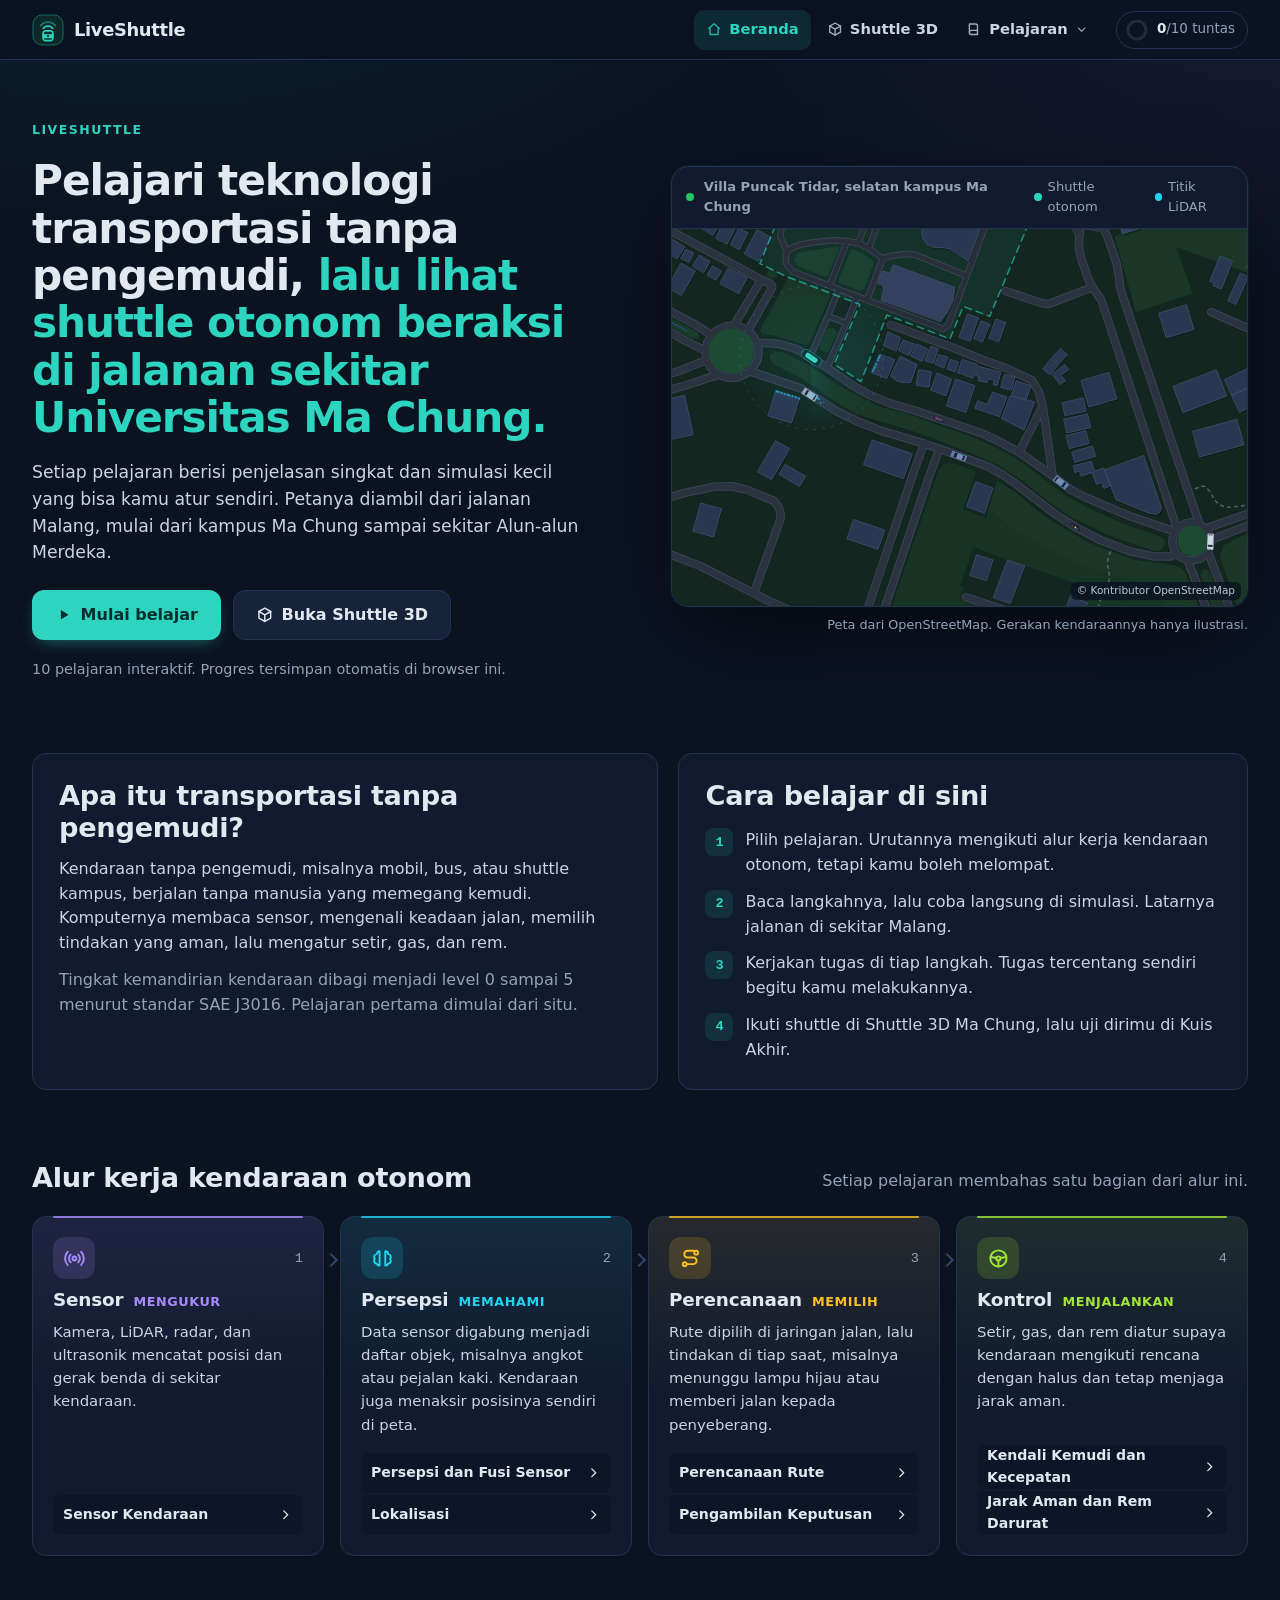
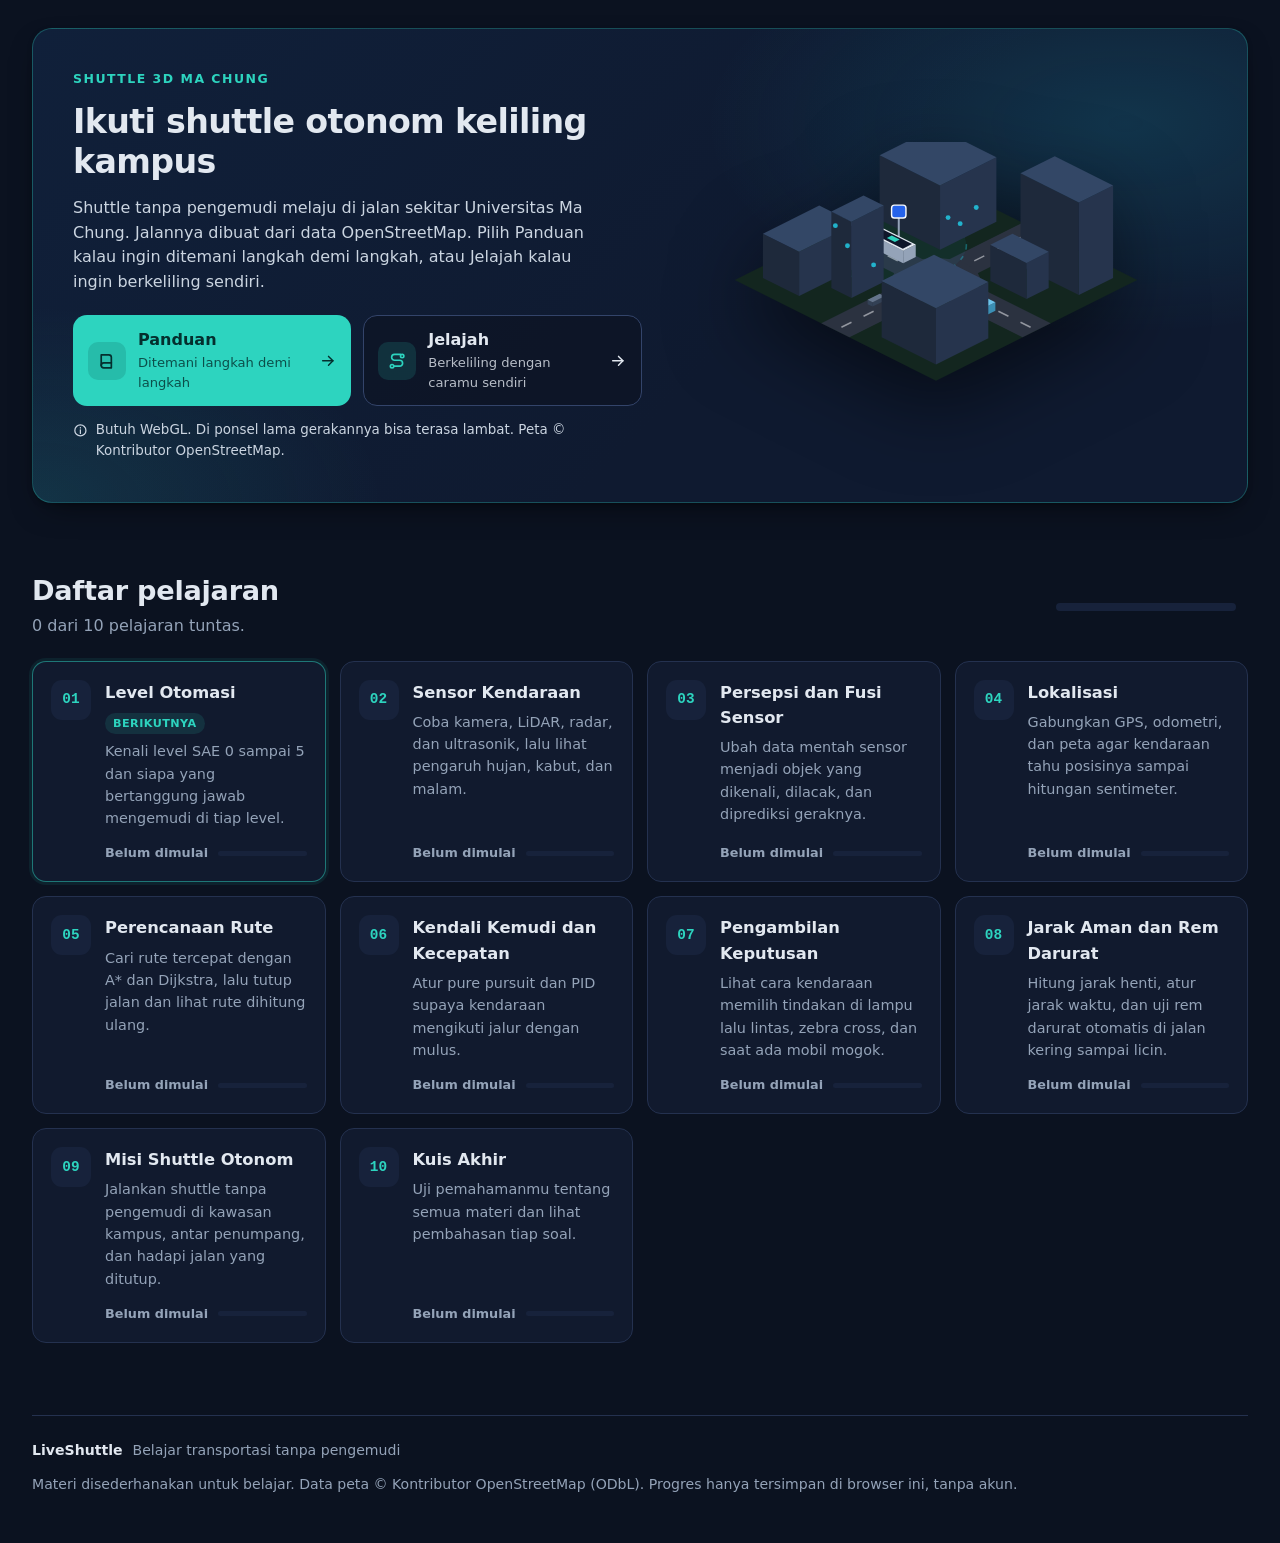
<file: index.html>
<!doctype html>
<html lang="id">
  <head>
    <meta charset="utf-8" />
    <meta name="viewport" content="width=device-width, initial-scale=1, viewport-fit=cover" />
    <title>LiveShuttle · Belajar transportasi tanpa pengemudi</title>
    <meta name="description" content="Pelajari teknologi transportasi tanpa pengemudi, lalu lihat shuttle otonom beraksi di jalanan sekitar Universitas Ma Chung." />
    <meta name="theme-color" content="#0b1220" />
    <meta name="color-scheme" content="dark" />
    <link rel="icon" type="image/svg+xml" href="favicon.svg" />
    <link rel="stylesheet" href="css/style.css" />
    <script type="module" src="js/main.js"></script>
  </head>
  <body data-route="home">
    <a class="skip-link" href="#main">Langsung ke konten</a>
    <header class="app-header" id="app-header"></header>
    <main class="app-main" id="main" tabindex="-1"></main>
    <div class="toast-region" id="toasts" aria-live="polite"></div>
    <noscript>
      <div class="noscript">LiveShuttle butuh JavaScript. Aktifkan JavaScript di browser kamu, lalu muat ulang halaman ini.</div>
    </noscript>
  </body>
</html>
</file>
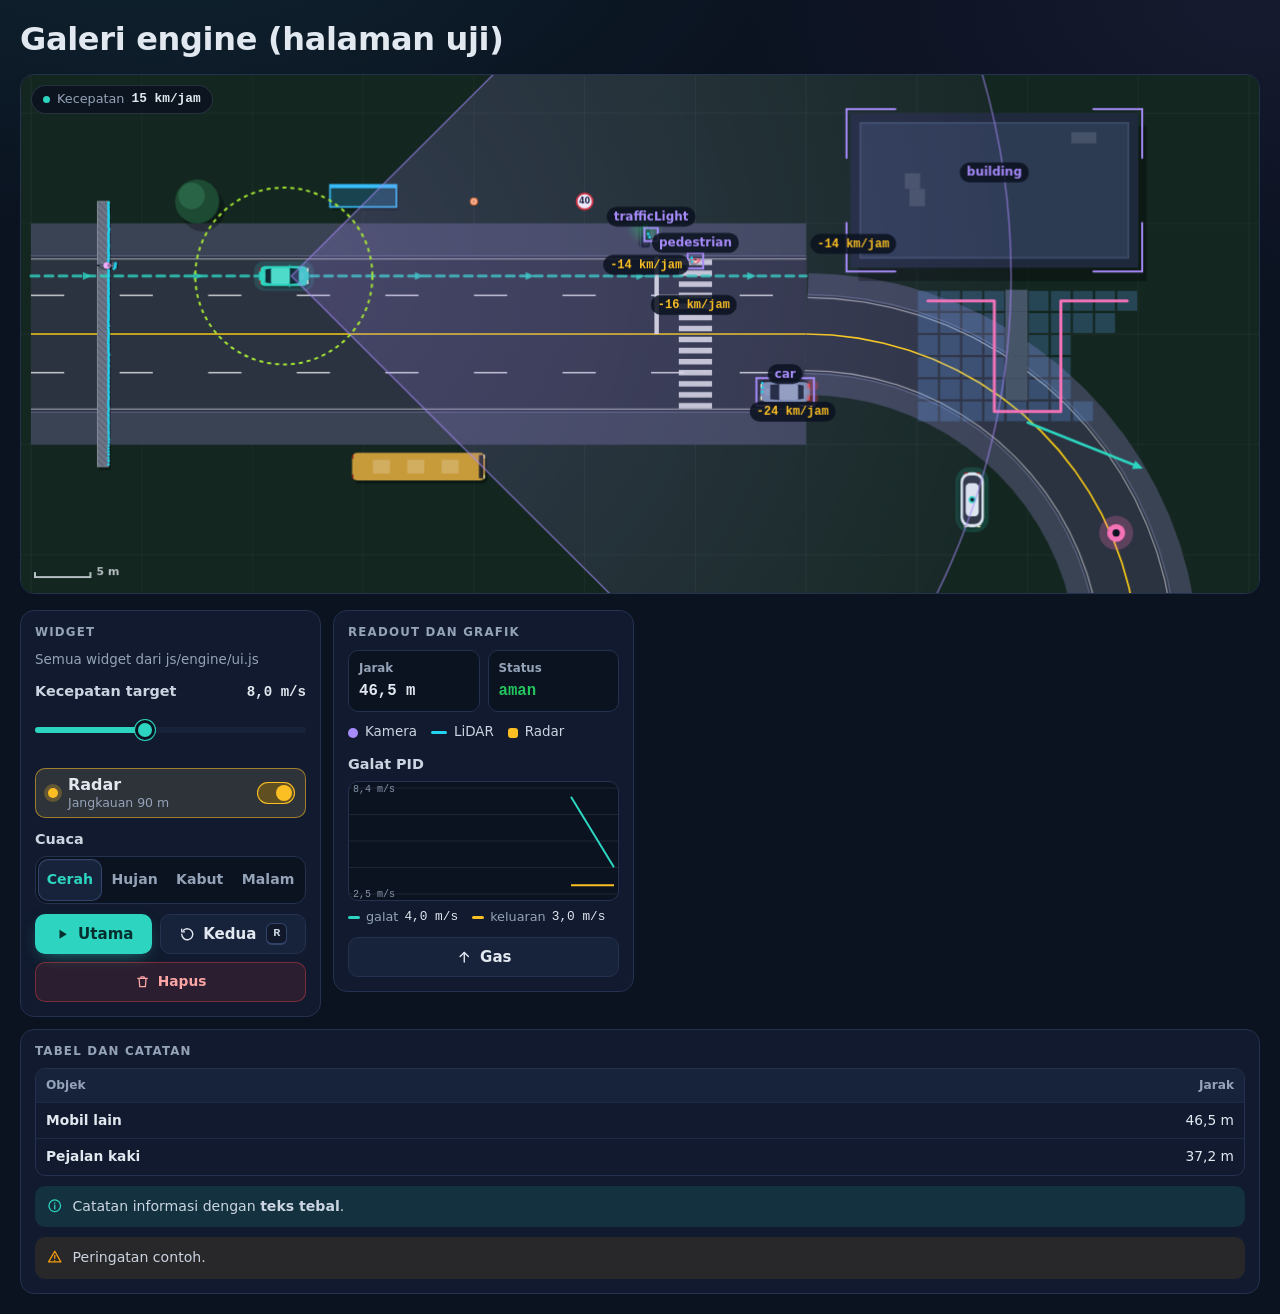
<file: tests/foundation_gallery.html>
<!doctype html>
<html lang="id">
  <head>
    <meta charset="utf-8" />
    <meta name="viewport" content="width=device-width, initial-scale=1" />
    <title>Galeri engine SimOtonom (uji)</title>
    <link rel="icon" type="image/svg+xml" href="../favicon.svg" />
    <link rel="stylesheet" href="../css/style.css" />
    <style>
      body { padding: 20px; }
      .wrap { display: grid; gap: 16px; max-width: 1300px; margin: 0 auto; }
      .gal-stage { position: relative; height: 520px; border: 1px solid var(--border); border-radius: 14px; overflow: hidden; }
    </style>
  </head>
  <body>
    <div class="wrap">
      <h1>Galeri engine (halaman uji)</h1>
      <div class="gal-stage" id="stage"><div class="hud" id="hud"></div></div>
      <div class="controls" id="controls"></div>
    </div>
    <script type="module">
      import * as E from '../js/engine/index.js';
      const { ui } = E;
      const stage = document.getElementById('stage');
      const view = new E.View(stage, { bounds: { minX: -5, minY: -22, maxX: 95, maxY: 22 } });

      // jalan dua lajur per arah dan persimpangan
      const road = E.makeRoad({ points: [{ x: -10, y: 0 }, { x: 60, y: 0 }], lanesPerDir: 2, sidewalk: 3, trimEnd: 0 });
      const curve = E.makeRoad({ points: E.arcPoints(60, 30, 30, -Math.PI / 2, 0, 20), lanesPerDir: 1, sidewalk: 2 });
      const cw = E.crosswalk({ x: 50, y: 0, heading: Math.PI / 2, length: 14 });
      const lane = E.getLane(road, 1, 0);
      const car = new E.Vehicle({ x: 10, y: lane.points[0].y, heading: 0, ego: true, maxSpeed: 10 });
      const agent = new E.PathAgent({ path: E.getLane(road, -1, 0).points, cruise: 6, loop: true, color: E.COLORS.vehicles[2] });
      const ped = new E.PathAgent({ kind: 'pedestrian', path: [{ x: 50, y: -8 }, { x: 50, y: 8 }], cruise: 1.3, loop: true });
      const bike = new E.PathAgent({ kind: 'cyclist', path: [{ x: -5, y: -6.2 }, { x: 60, y: -6.2 }], cruise: 4, loop: true });
      const light = new E.TrafficLight({ x: 46, y: -9, heading: Math.PI });
      const plan = new E.SignalPlan([{ lights: [light], green: 4 }], { yellow: 2, allRed: 2 });
      const bus = { x: 25, y: 12, heading: 0, length: 12, width: 2.5 };
      const shuttle = { x: 75, y: 15, heading: Math.PI / 2, length: 5, width: 2.1 };
      const wall = { ...E.rectBox(-4, -12, -3, 12), kind: 'wall' };
      const building = E.rectBox(64, -20, 90, -6, { kind: 'building' });
      const objects = [agent, ped, bike, wall, building, light];
      const rig = new E.SensorRig(car, E.standardSensors(car));
      const grid = new E.GridMap({ cols: 10, rows: 6, cellSize: 2, originX: 70, originY: -4 });
      for (let r = 0; r < 5; r++) grid.setBlocked(4, r);
      const search = E.createSearch(grid, grid.index(0, 0), grid.index(9, 0));
      const pid = new E.PID({ kp: 1.2, ki: 0.3, kd: 0.05, min: -3, max: 3 });
      const labels = E.createLabelLayer();
      const path = new E.Path(lane.points);
      let weather = 'cerah';

      const chip = ui.hudChip(document.getElementById('hud'), { label: 'Kecepatan', color: E.COLORS.accent });
      const g1 = ui.group(document.getElementById('controls'), { title: 'Widget', hint: 'Semua widget dari js/engine/ui.js' });
      const sl = ui.slider(g1, { label: 'Kecepatan target', min: 0, max: 20, step: 0.5, value: 8, unit: 'm/s' });
      const tg = ui.toggle(g1, { label: 'Radar', color: E.COLORS.radar, hint: 'Jangkauan 90 m', checked: true, onChange: (on) => rig.setEnabled('radar', on) });
      ui.segmented(g1, { label: 'Cuaca', options: E.WEATHER_IDS.map((id) => ({ value: id, label: E.WEATHER[id].label })), value: 'cerah', onChange: (w) => (weather = w) });
      const row = ui.buttonRow(g1);
      ui.button(row, { label: 'Utama', variant: 'primary', icon: 'play' });
      ui.button(row, { label: 'Kedua', icon: 'reset', kbd: 'R' });
      ui.button(row, { label: 'Hapus', variant: 'danger', icon: 'trash', small: true });
      const g2 = ui.group(document.getElementById('controls'), { title: 'Readout dan grafik' });
      const rg = ui.readoutGrid(g2);
      const ro1 = ui.readout(rg, { label: 'Jarak', value: '0 m' });
      const ro2 = ui.readout(rg, { label: 'Status', value: 'aman' });
      ro2.setTone('ok');
      ui.legend(g2, [{ color: E.COLORS.kamera, label: 'Kamera' }, { color: E.COLORS.lidar, label: 'LiDAR', shape: 'line' }, { color: E.COLORS.radar, label: 'Radar', shape: 'square' }]);
      const chart = ui.timeChart(g2, { label: 'Galat PID', series: [{ label: 'galat', color: E.COLORS.accent }, { label: 'keluaran', color: E.COLORS.radar }], span: 8, unit: 'm/s' });
      ui.holdButton(ui.buttonRow(g2), { label: 'Gas', icon: 'arrowUp' });
      const g3 = ui.group(document.getElementById('controls'), { title: 'Tabel dan catatan', wide: true });
      const table = ui.dataTable(g3, { columns: [{ key: 'a', label: 'Objek' }, { key: 'b', label: 'Jarak', align: 'right' }] });
      ui.note(g3, 'Catatan informasi dengan <strong>teks tebal</strong>.');
      ui.note(g3, 'Peringatan contoh.', { tone: 'warn' });

      let time = 0;
      const loop = new E.Loop({
        update(dt) {
          time += dt;
          plan.update(time);
          const pp = E.purePursuit(car, path, { lookahead: 6 });
          const u = pid.update(sl.value - car.speed, dt);
          car.step(dt, { accel: u, steer: pp.steer });
          if (car.x > 58) car.setPose(0, lane.points[0].y, 0);
          agent.step(dt);
          ped.step(dt);
          bike.step(dt);
          rig.update(dt, objects, weather);
          if (!search.done) search.step();
          chart.push(time, sl.value - car.speed, u);
        },
        render() {
          const g = view.begin();
          E.drawGrid(g, view, { spacing: 10 });
          E.drawRoad(g, road);
          E.drawRoad(g, curve);
          E.drawCrosswalk(g, cw);
          E.drawStopLine(g, E.stopLine({ x: 46.5, y: -3.5, heading: 0, length: 7 }));
          E.drawBuilding(g, building);
          E.drawWall(g, wall);
          E.drawTree(g, 5, -12, 2);
          E.drawCone(g, { x: 30, y: -12 }, { view });
          E.drawHalte(g, { x: 20, y: -12.5, length: 6, width: 2 });
          E.drawBus(g, bus);
          E.drawShuttle(g, shuttle, { ego: true });
          E.drawCar(g, agent, { braking: true });
          E.drawCyclist(g, bike, { view });
          E.drawPedestrian(g, ped, { view, phase: time * 7 });
          E.drawTrafficLight(g, light, { view });
          E.drawSpeedSign(g, { x: 40, y: -12, text: '40' }, { view });
          E.drawPath(g, path.points, { view, width: 3, arrows: 10, dash: [8, 6], alpha: 0.8 });
          E.drawArrow(g, { x: 80, y: 8 }, { x: 90, y: 12 }, { view });
          E.drawMarker(g, 88, 18, { view });
          for (const i of search.closed) {
            const p = grid.toWorld(i);
            g.fillStyle = 'rgba(96,165,250,0.25)';
            g.fillRect(p.x - 0.9, p.y - 0.9, 1.8, 1.8);
          }
          for (let r = 0; r < 5; r++) {
            const p = grid.toWorld(grid.index(4, r));
            g.fillStyle = '#475569';
            g.fillRect(p.x - 1, p.y - 1, 2, 2);
          }
          if (search.found) E.drawPath(g, search.path.map((i) => grid.toWorld(i)), { view, color: E.COLORS.target, width: 3 });
          E.drawCar(g, car);
          E.drawWeather(g, view, weather, time, { lights: [{ type: 'cone', x: car.x, y: car.y, heading: car.heading, fov: 0.9, range: 25 }] });
          const cam = rig.get('kamera');
          const p = cam.pose(car);
          E.drawSensorCone(g, p, p.heading, cam.fov, cam.effectiveRange(weather), E.COLORS.kamera, { view });
          const lid = rig.reading('lidar');
          if (lid) E.drawPointCloud(g, lid.points, E.COLORS.lidar, { view });
          for (const d of rig.detections('kamera')) {
            E.drawBracketBox(g, d.target, E.COLORS.kamera, { view });
            labels.add(d.target.x, d.target.y, d.kind, { color: E.COLORS.kamera });
          }
          for (const d of rig.detections('radar')) labels.add(d.x, d.y, E.fmtSigned(E.msToKmh(d.relSpeed), 0, 'km/jam'), { color: E.COLORS.radar, dy: 20, mono: true });
          E.drawRing(g, car.x, car.y, 8, { view, dash: [4, 4], color: E.COLORS.ultrasonik });
          labels.draw(g, view);
          E.drawScaleBar(g, view);
          chip.set(E.fmtSpeed(car.speed));
          ro1.set(E.fmtDist(Math.hypot(agent.x - car.x, agent.y - car.y)));
          table.setRows([{ a: 'Mobil lain', b: E.fmtDist(Math.hypot(agent.x - car.x, agent.y - car.y)) }, { a: 'Pejalan kaki', b: E.fmtDist(Math.hypot(ped.x - car.x, ped.y - car.y)) }]);
        },
      }).start();
      window.__gallery = { loop, search };
    </script>
  </body>
</html>
</file>
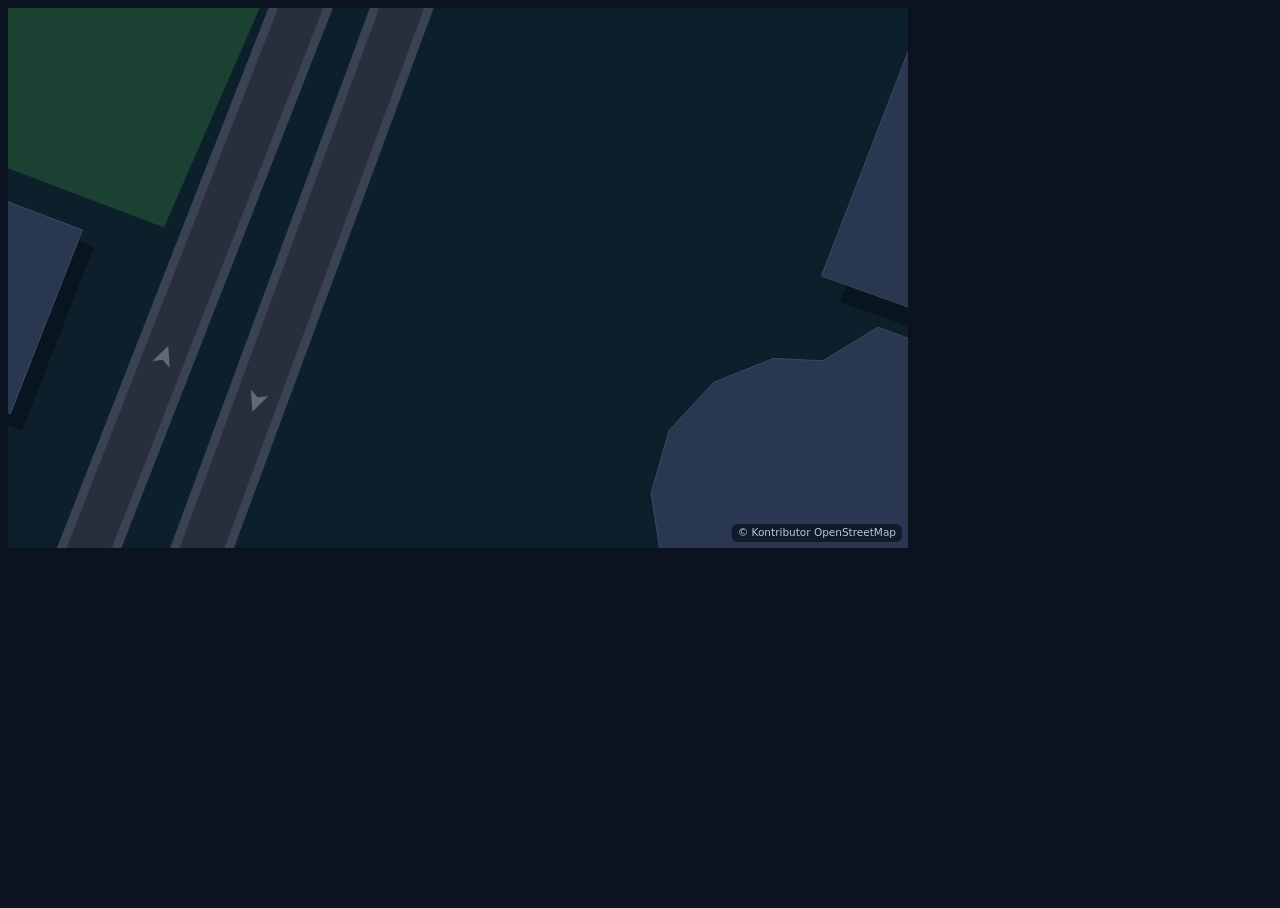
<file: tests/sensor_mapview.html>
<!doctype html>
<html lang="id">
  <head>
    <meta charset="utf-8" />
    <title>Uji sensor: pratinjau peta</title>
    <link rel="icon" href="../favicon.svg" />
    <link rel="stylesheet" href="../css/style.css" />
    <style>body { margin: 0; background: #0b1220; } .c { position: relative; width: 900px; height: 540px; margin: 8px; }</style>
  </head>
  <body>
    <div class="c" id="a"></div>
    <script type="module">
      // Alat bantu memilih lokasi adegan: gambar peta Ma Chung di skala pelajaran, dengan nomor ruas.
      import { View } from '../js/engine/canvas.js';
      import { loadMap, createMapRenderer } from '../js/engine/osm2d.js';
      import { drawLabel } from '../js/engine/draw.js';
      const q = new URLSearchParams(location.search);
      const cx = +q.get('x') || 0, cy = +q.get('y') || 0, sc = +q.get('s') || 12;
      const map = await loadMap(q.get('map') || 'machung');
      const view = new View(document.getElementById('a'), {});
      view.fit(null);
      view.camera.x = cx; view.camera.y = cy; view.setScale(sc); view.centerOn(cx, cy);
      const r = createMapRenderer(map, { layers: { places: true } });
      function frame() {
        const g = view.begin('#0b1220');
        r.draw(g, view);
        if (q.get('ids')) {
          const vb = view.visibleBounds();
          for (const rd of map.roads) {
            const m = rd.points[Math.floor(rd.points.length / 2)];
            const mid = rd.points.length === 2 ? { x: (rd.points[0].x + rd.points[1].x) / 2, y: (rd.points[0].y + rd.points[1].y) / 2 } : m;
            if (mid.x > vb.minX && mid.x < vb.maxX && mid.y > vb.minY && mid.y < vb.maxY) drawLabel(g, view, mid.x, mid.y, String(rd.id), { size: 9 });
          }
          for (const n of map.nodes) if (n.x > vb.minX && n.x < vb.maxX && n.y > vb.minY && n.y < vb.maxY && n.degree > 2) drawLabel(g, view, n.x, n.y, 'n' + n.id, { size: 9, color: '#fde68a', dy: 10 });
        }
        window.__ready = true;
      }
      frame();
    </script>
  </body>
</html>
</file>
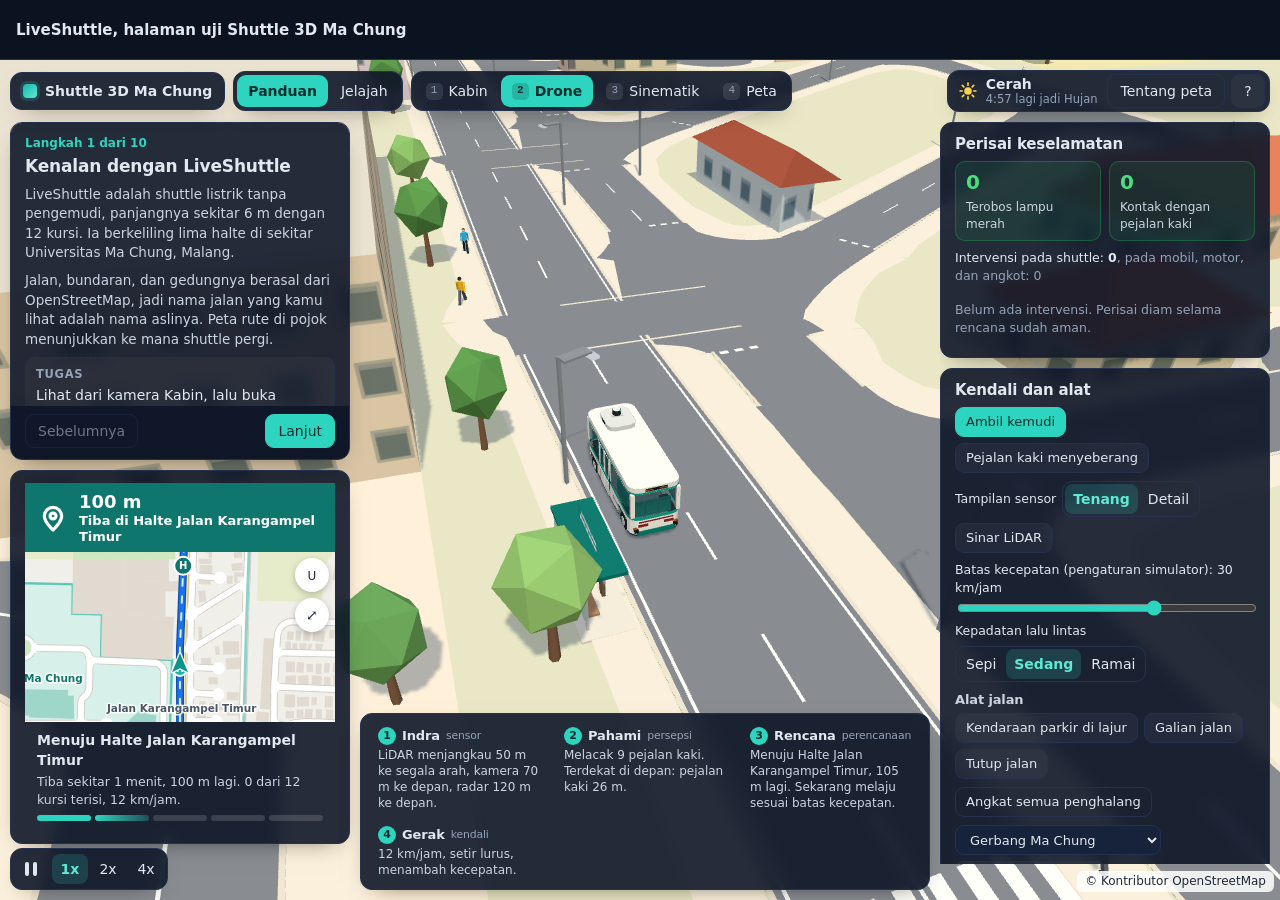
<file: tests/sim3d_harness.html>
<!doctype html>
<html lang="id">
<head>
  <meta charset="utf-8" />
  <meta name="viewport" content="width=device-width, initial-scale=1" />
  <title>Harness Shuttle 3D Ma Chung</title>
  <link rel="icon" href="data:," />
  <link rel="stylesheet" href="../css/style.css" />
  <style>
    html,
    body {
      margin: 0;
      height: 100%;
      background: #0b1220;
    }
    .hdr {
      height: var(--header-h, 60px);
      display: flex;
      align-items: center;
      padding: 0 16px;
      color: #e2e8f0;
      font: 600 15px system-ui;
      border-bottom: 1px solid #24314f;
      box-sizing: border-box;
    }
    #host {
      height: calc(100dvh - var(--header-h, 60px));
    }
  </style>
</head>
<body>
  <div class="hdr">LiveShuttle, halaman uji Shuttle 3D Ma Chung</div>
  <main id="host"></main>
  <script type="module">
    import { mount } from '../js/sim3d/index.js';
    const q = new URLSearchParams(location.search);
    const host = document.getElementById('host');
    let inst = null;
    window.__harness = {
      async mount(mode) {
        inst = await mount(host, { mode: mode || q.get('mode') || 'panduan', navigate: (h) => (window.__navigated = h) });
        return true;
      },
      destroy() {
        if (inst) inst.destroy();
        inst = null;
        return true;
      },
    };
    await window.__harness.mount();
    window.__harnessReady = true;
  </script>
</body>
</html>
</file>
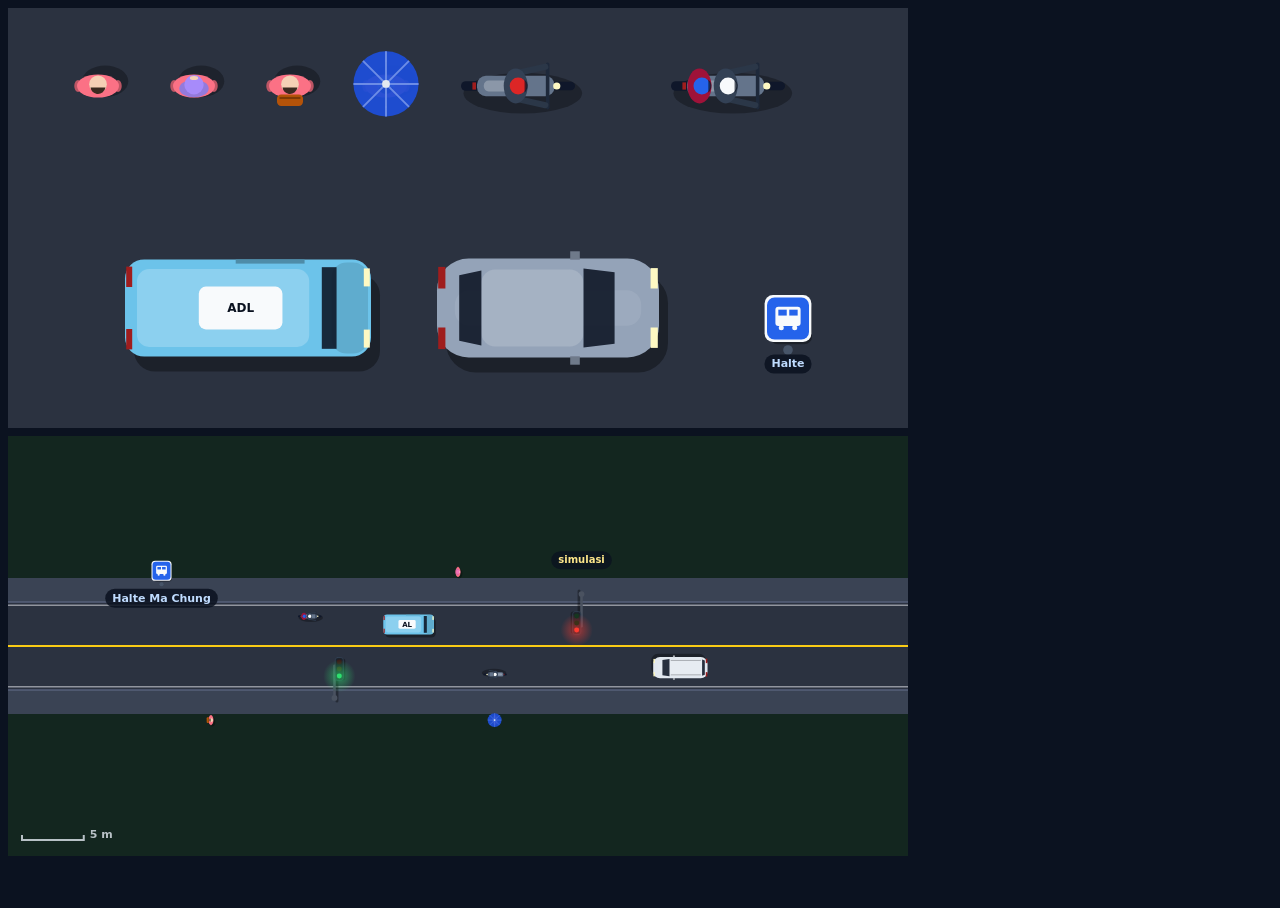
<file: tests/situs_actors.html>
<!doctype html>
<html lang="id">
  <head>
    <meta charset="utf-8" />
    <title>Uji situs: aktor Malang dari dekat</title>
    <link rel="icon" href="../favicon.svg" />
    <link rel="stylesheet" href="../css/style.css" />
    <style>body { margin: 0; background: #0b1220; } .c { position: relative; width: 900px; height: 420px; margin: 8px; }</style>
  </head>
  <body>
    <div class="c" id="a"></div>
    <div class="c" id="b"></div>
    <script type="module">
      import { View } from '../js/engine/canvas.js';
      import { COLORS } from '../js/engine/theme.js';
      import * as D from '../js/engine/draw.js';
      import { makeRoad } from '../js/engine/road.js';
      // dekat: 60 px/m
      {
        const v = new View(document.getElementById('a'), { bounds: { minX: -7.5, minY: -3.5, maxX: 7.5, maxY: 3.5 }, padding: 0 });
        const g = v.begin(COLORS.asphalt);
        ['default', 'hijab', 'backpack', 'umbrella'].forEach((variant, i) => D.drawPedestrian(g, { x: -6 + i * 1.6, y: -2.2, heading: -Math.PI / 2 }, { view: v, variant, accent: variant === 'hijab' ? COLORS.hijab[1] : undefined }));
        D.drawMotor(g, { x: 1, y: -2.2, heading: 0 }, { view: v, helmet: COLORS.helmets[2] });
        D.drawMotor(g, { x: 4.5, y: -2.2, heading: 0, passenger: true }, { view: v });
        D.drawAngkot(g, { x: -3.5, y: 1.5, heading: 0, code: 'ADL' }, { view: v });
        D.drawCityCar(g, { x: 1.5, y: 1.5, heading: 0, color: '#94a3b8' }, { view: v });
        D.drawHalteSign(g, { x: 5.5, y: 2.2, label: 'Halte' }, { view: v });
      }
      // skala pelajaran: 12 px/m, jalan dua lajur, lampu gaya 3D di trotoar kiri
      {
        const v = new View(document.getElementById('b'), { bounds: { minX: -36, minY: -17, maxX: 36, maxY: 17 }, padding: 0 });
        const g = v.begin();
        const road = makeRoad({ points: [{ x: -40, y: 0 }, { x: 40, y: 0 }], sidewalk: 2 });
        D.drawRoad(g, road);
        // lalu lintas ke timur di lajur kiri (y negatif), lampu menghadap ke barat (datangnya kendaraan)
        D.drawTrafficSignal(g, { x: 10, y: -3.5 - 0.7, heading: Math.PI, state: 'red' }, { view: v, simulated: true });
        D.drawTrafficSignal(g, { x: -10, y: 3.5 + 0.7, heading: 0, state: 'green' }, { view: v });
        D.drawAngkot(g, { x: -4, y: -1.75, heading: 0, code: 'AL' }, { view: v, minPx: 0 });
        D.drawMotor(g, { x: -12, y: -2.4, heading: 0, passenger: true }, { view: v });
        D.drawMotor(g, { x: 3, y: 2.3, heading: Math.PI }, { view: v });
        D.drawMPV(g, { x: 18, y: 1.75, heading: Math.PI, color: '#e2e8f0' }, { view: v });
        D.drawPedestrian(g, { x: 0, y: -6, heading: 0 }, { view: v, variant: 'hijab' });
        D.drawPedestrian(g, { x: 3, y: 6, heading: Math.PI }, { view: v, variant: 'umbrella' });
        D.drawPedestrian(g, { x: -20, y: 6, heading: 0 }, { view: v, variant: 'backpack' });
        D.drawHalteSign(g, { x: -24, y: -5, label: 'Halte Ma Chung' }, { view: v });
        D.drawScaleBar(g, v);
      }
      window.__done = true;
    </script>
  </body>
</html>
</file>
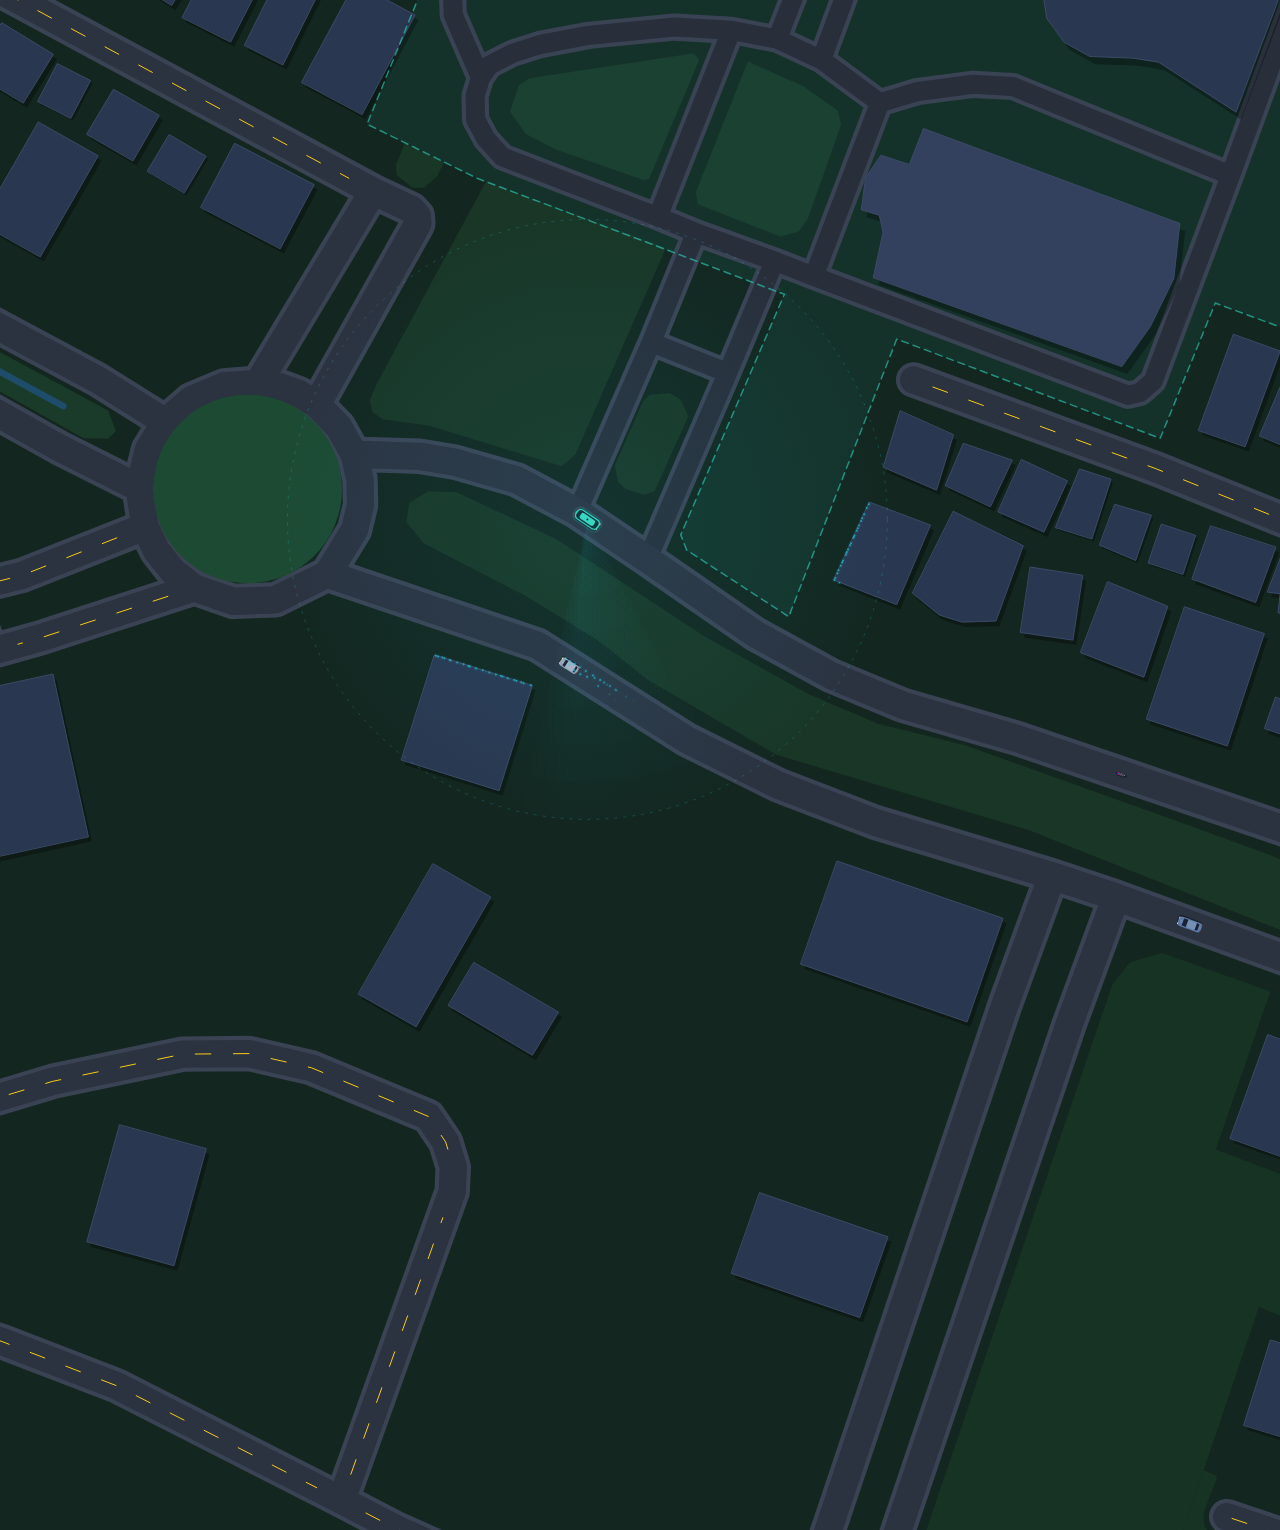
<file: tests/situs_ambient_zoom.html>
<!doctype html>
<html lang="id">
  <head>
    <meta charset="utf-8" />
    <title>Uji situs: kanvas beranda diperbesar</title>
    <link rel="stylesheet" href="../css/style.css" />
    <style>body { margin: 0; background: #0b1220; } #amb { position: relative; width: 2400px; height: 1530px; }</style>
  </head>
  <body>
    <div id="amb"></div>
    <script type="module">
      import { mountAmbient } from '../js/shell/ambient.js';
      window.__amb = mountAmbient(document.getElementById('amb'), { reducedMotion: false });
    </script>
  </body>
</html>
</file>
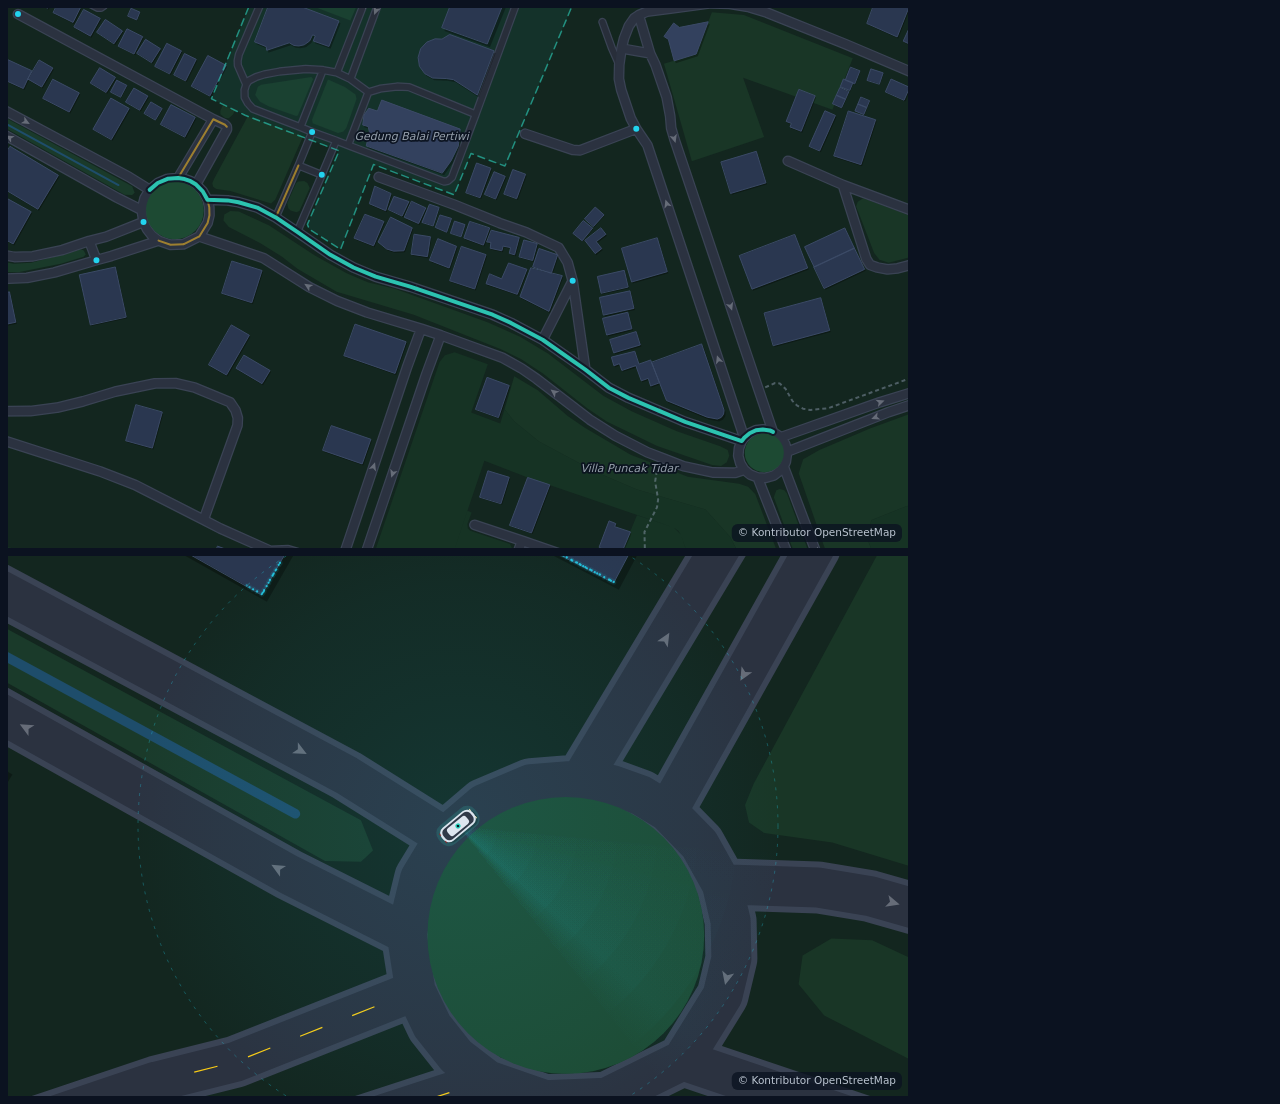
<file: tests/situs_example.html>
<!doctype html>
<html lang="id">
  <head>
    <meta charset="utf-8" />
    <title>Uji situs: contoh ENGINE.md bagian 8</title>
    <link rel="icon" href="../favicon.svg" />
    <link rel="stylesheet" href="../css/style.css" />
    <style>body { margin: 0; background: #0b1220; } .c { position: relative; width: 900px; height: 540px; margin: 8px; }</style>
  </head>
  <body>
    <div class="c" id="a"></div>
    <div class="c" id="b"></div>
    <script type="module">
      // Menjalankan contoh kode ENGINE.md 8.2 dan 8.4 dengan ctx tiruan, supaya contoh untuk agen pelajaran terbukti jalan.
      import { View } from '../js/engine/canvas.js';
      import { Loop } from '../js/engine/loop.js';
      import { COLORS } from '../js/engine/theme.js';
      import { loadMap, createMapRenderer, drawSearch } from '../js/engine/osm2d.js';
      import { Vehicle } from '../js/engine/vehicle.js';
      import { Sensor, SensorRig } from '../js/engine/sensors.js';
      import { createLidarTrail, drawLidarRange, drawLidarSweep, lidarSweepAngle, drawVehicle } from '../js/engine/draw.js';
      import { purePursuit } from '../js/engine/control.js';
      const out = (window.__ex = { done: false, errors: [] });
      const abort = new AbortController();
      const fakeCtx = (el) => ({
        signal: abort.signal,
        reducedMotion: false,
        loadMap: (id) => loadMap(id, { signal: abort.signal }),
        createView: (opts) => new View(el, opts),
        createLoop: (opts) => new Loop(opts).start(),
      });
      try {
        // 8.2
        {
          const ctx = fakeCtx(document.getElementById('a'));
          const map = await ctx.loadMap('machung');
          const view = ctx.createView({
            bounds: (v) => (v.aspect < 1.2 ? map.boundsAround(40, 150, 170, 210) : map.boundsAround(40, 150, 260, 150)),
          });
          const renderer = createMapRenderer(map, { layers: { places: true } });
          const graph = map.graph({ cost: 'time' });
          const a = graph.nearestNode(-130, 109).id;
          const b = graph.nearestNode(223, 254).id;
          const search = graph.search(a, b, { algorithm: 'astar' });
          view.onPointer({ tap: (e) => { const hit = graph.nearestEdge(e.x, e.y, { maxDist: 25 }); if (hit) graph.closeRoad(hit.road); } });
          const loop = ctx.createLoop({
            update: () => { for (let i = 0; i < 3 && !search.done; i++) search.step(); },
            render: () => {
              const g = view.begin();
              renderer.draw(g, view, { attribution: false });
              drawSearch(g, view, graph, search);
              renderer.drawAttribution(g, view);
            },
          });
          out.search = () => ({ done: search.done, found: search.found, expanded: search.expanded });
        }
        // 8.4: shuttle mengikuti rute dengan LiDAR tenang
        {
          const ctx = fakeCtx(document.getElementById('b'));
          const map = await ctx.loadMap('machung');
          const graph = map.graph();
          const r = graph.findRoute(graph.nearestNode(-130, 109).id, graph.nearestNode(223, 254).id);
          const path = graph.routePath(r.path, { keepLeft: true, smooth: 5 });
          const ego = new Vehicle({ kind: 'shuttle', x: path.points[0].x, y: path.points[0].y, heading: path.sample(0).heading, length: 5, width: 2.1, wheelbase: 3, maxSpeed: 8, ego: true });
          const view = ctx.createView({ bounds: map.boundsAround(ego.x, ego.y, 60, 36) });
          view.fit(null);
          view.setScale(8);
          const renderer = createMapRenderer(map);
          const lidarSensor = new Sensor('lidar', { range: 40, rays: 360, rate: 10 });
          const rig = new SensorRig(ego, [lidarSensor], { seed: 2 });
          const trail = createLidarTrail({ fade: 1.5 });
          let hintS = 0;
          const loop = ctx.createLoop({
            update: (dt, lp) => {
              const pp = purePursuit(ego, path, { lookahead: 6, hintS });
              hintS = pp.s;
              ego.step(dt, { accel: ego.accelToward(6), steer: pp.steer });
              rig.update(dt, map.buildingsNear(ego.x, ego.y, 60), 'cerah');
              trail.addReading(rig.reading('lidar'), lp.time);
            },
            render: (alpha, lp) => {
              view.centerOn(ego.x, ego.y);
              const g = view.begin();
              renderer.draw(g, view, { attribution: false });
              const pose = lidarSensor.pose(ego);
              drawLidarRange(g, pose, lidarSensor.range, COLORS.lidar, { view });
              drawLidarSweep(g, pose, lidarSweepAngle(lp.time, { period: 8 }), lidarSensor.range);
              trail.draw(g, lp.time, COLORS.lidar, { view, size: 2.2 });
              drawVehicle(g, ego, { view, ego: true });
              renderer.drawAttribution(g, view);
            },
          });
          out.trail = () => ({ points: trail.count, s: Math.round(hintS), speed: +ego.speed.toFixed(2) });
        }
        out.done = true;
      } catch (err) {
        out.errors.push(String((err && err.stack) || err));
        out.done = true;
      }
    </script>
  </body>
</html>
</file>
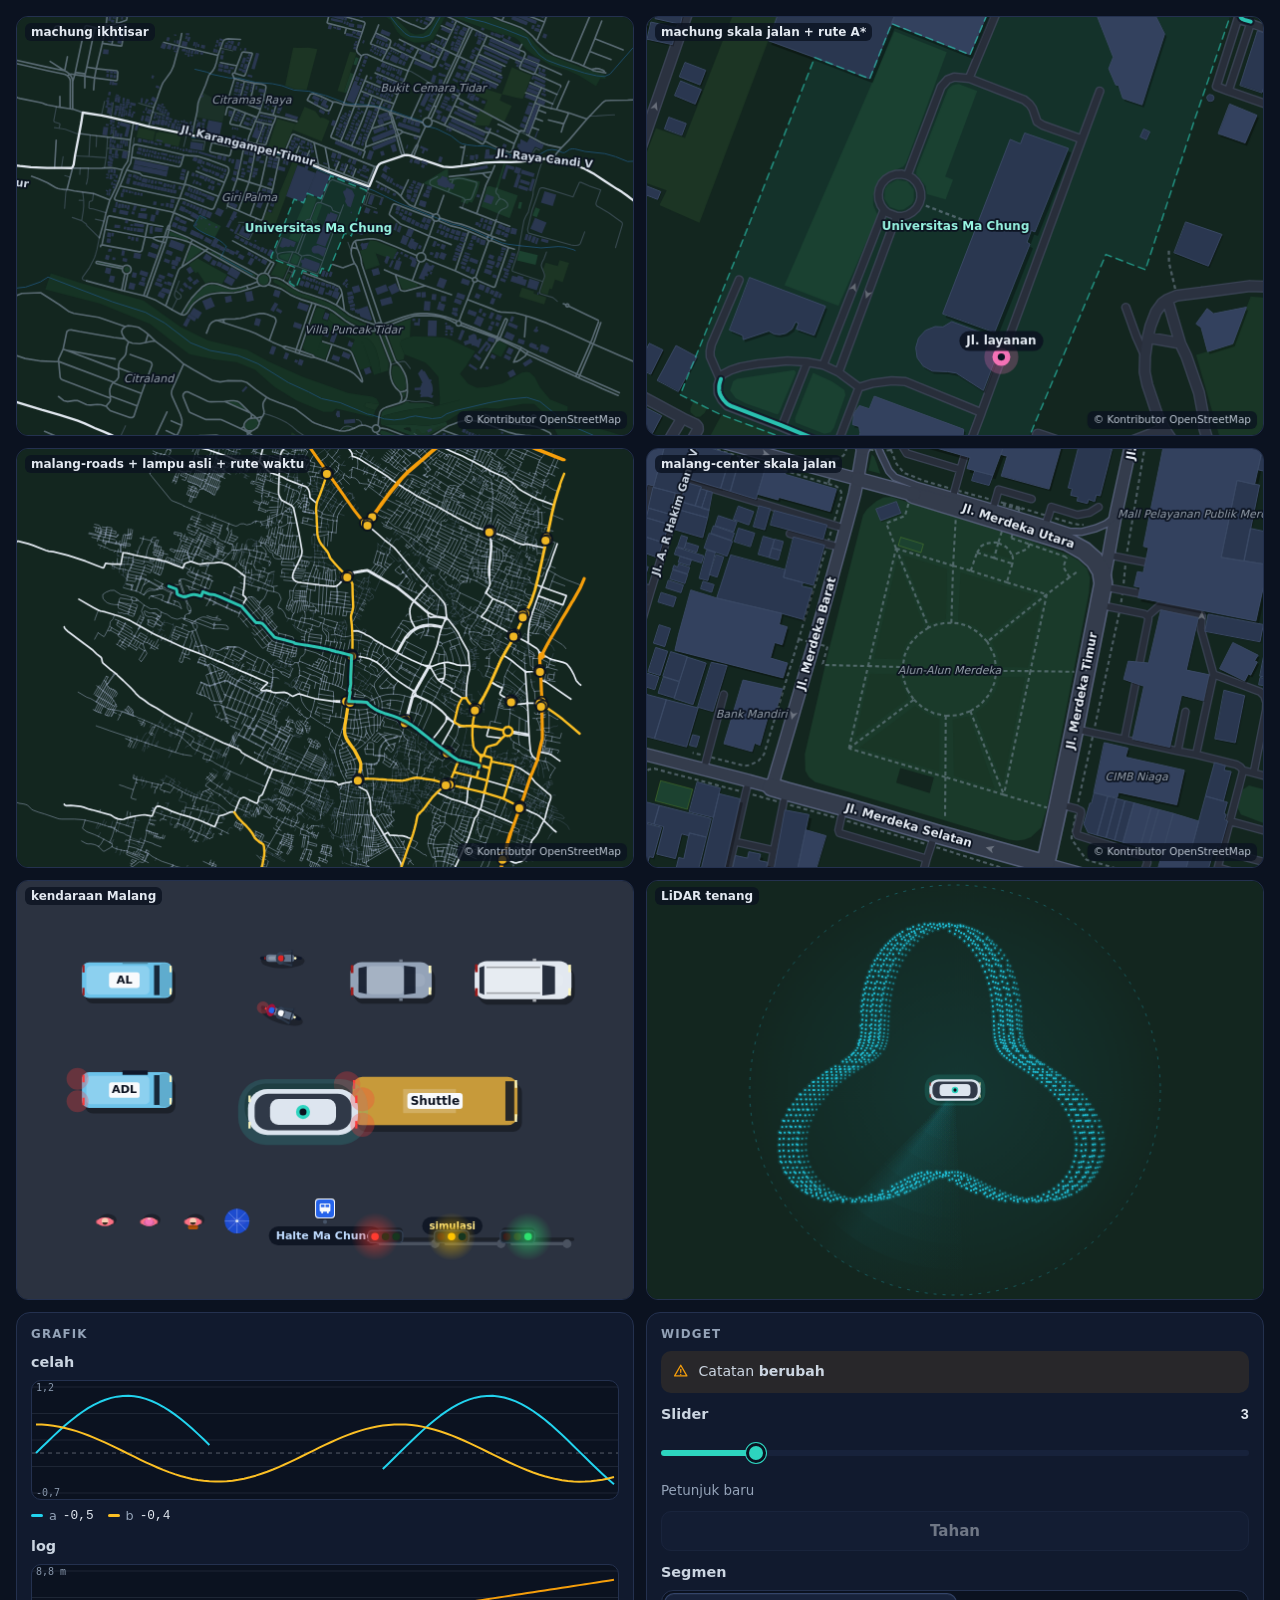
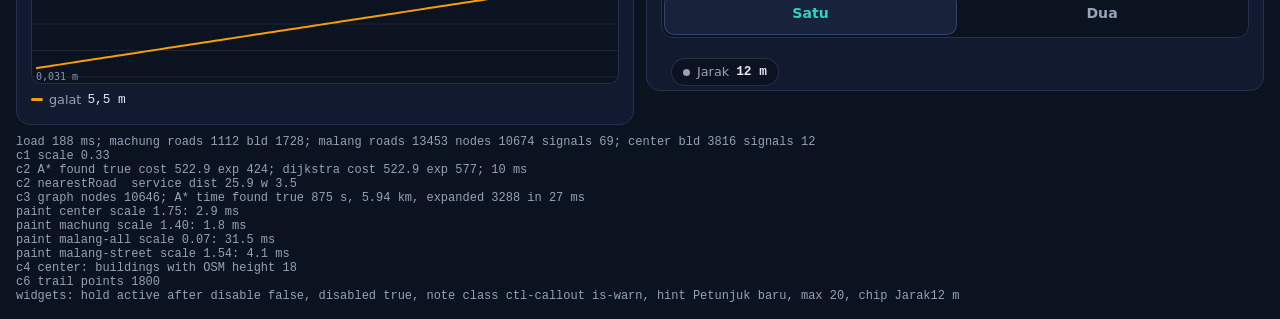
<file: tests/situs_gallery.html>
<!doctype html>
<html lang="id">
  <head>
    <meta charset="utf-8" />
    <title>Galeri toolkit Malang (uji situs)</title>
    <link rel="stylesheet" href="../css/style.css" />
    <link rel="icon" href="../favicon.svg" />
    <style>
      body { padding: 16px; background: #0b1220; }
      .grid { display: grid; grid-template-columns: repeat(2, minmax(0, 1fr)); gap: 12px; }
      .cell { position: relative; height: 420px; border: 1px solid #24314f; border-radius: 12px; overflow: hidden; }
      .cell.tall { height: 560px; }
      .cap { position: absolute; left: 8px; top: 6px; z-index: 5; color: #e2e8f0; font: 600 12px system-ui; background: rgba(11,18,32,.8); padding: 2px 6px; border-radius: 6px; }
      #log { color: #94a3b8; font: 12px ui-monospace, monospace; white-space: pre-wrap; margin-top: 10px; }
    </style>
  </head>
  <body>
    <div class="grid">
      <div class="cell" id="c1"><span class="cap">machung ikhtisar</span></div>
      <div class="cell" id="c2"><span class="cap">machung skala jalan + rute A*</span></div>
      <div class="cell" id="c3"><span class="cap">malang-roads + lampu asli + rute waktu</span></div>
      <div class="cell" id="c4"><span class="cap">malang-center skala jalan</span></div>
      <div class="cell" id="c5"><span class="cap">kendaraan Malang</span></div>
      <div class="cell" id="c6"><span class="cap">LiDAR tenang</span></div>
    </div>
    <div class="controls" id="w" style="margin-top:12px"></div>
    <div id="log"></div>
    <script type="module">
      import { View } from '../js/engine/canvas.js';
      import { COLORS } from '../js/engine/theme.js';
      import * as D from '../js/engine/draw.js';
      import * as O from '../js/engine/osm2d.js';
      const log = (s) => (document.getElementById('log').textContent += s + '\n');
      window.__gallery = { done: false, errors: [] };
      try {
        const t0 = performance.now();
        const [mc, mr, ct] = await Promise.all([O.loadMap('machung'), O.loadMap('malang-roads'), O.loadMap('malang-center')]);
        log(`load ${Math.round(performance.now() - t0)} ms; machung roads ${mc.roads.length} bld ${mc.buildings.length}; malang roads ${mr.roads.length} nodes ${mr.nodes.length} signals ${mr.signals.length}; center bld ${ct.buildings.length} signals ${ct.signals.length}`);

        // 1: ikhtisar machung
        {
          const v = new View(document.getElementById('c1'), { bounds: mc.bounds, padding: 0 });
          const r = O.createMapRenderer(mc, { layers: { places: true } });
          const g = v.begin();
          r.draw(g, v);
          log(`c1 scale ${v.camera.scale.toFixed(2)}`);
        }
        // 2: skala jalan machung dengan rute
        {
          const v = new View(document.getElementById('c2'), { bounds: mc.boundsAround(mc.campus.x, mc.campus.y, 160, 110), padding: 0 });
          const r = O.createMapRenderer(mc);
          const graph = mc.graph({ cost: 'time' });
          const a = graph.nearestNode(mc.campus.x - 140, mc.campus.y + 80).id;
          const b = graph.nearestNode(mc.campus.x + 150, mc.campus.y - 90).id;
          const t1 = performance.now();
          const res = graph.findRoute(a, b, { algorithm: 'astar' });
          const res2 = graph.findRoute(a, b, { algorithm: 'dijkstra' });
          log(`c2 A* found ${res.found} cost ${res.cost?.toFixed(1)} exp ${res.expanded}; dijkstra cost ${res2.cost?.toFixed(1)} exp ${res2.expanded}; ${Math.round(performance.now() - t1)} ms`);
          const pts = graph.routePoints(res.path, { keepLeft: true, smooth: 4 });
          const g = v.begin();
          r.draw(g, v);
          O.highlightRoad(g, v, pts, { color: COLORS.accent, width: 4 });
          const path = graph.routePath(res.path, { keepLeft: true, smooth: 4 });
          const p = path.sample(path.length * 0.4);
          D.drawShuttle(g, { ...p }, { view: v, ego: true, minPx: 18 });
          const hit = mc.nearestRoad(mc.campus.x, mc.campus.y + 60);
          D.drawMarker(g, hit.x, hit.y, { view: v });
          D.drawLabel(g, v, hit.x, hit.y, O.shortStreetName(hit.road.name || hit.road.classLabel), { dy: -16 });
          log(`c2 nearestRoad ${hit.road.name} ${hit.road.cls} dist ${hit.dist.toFixed(1)} w ${hit.road.width}`);
        }
        // 3: jaringan Malang
        {
          const v = new View(document.getElementById('c3'), { bounds: mr.bounds, padding: 0 });
          const r = O.createMapRenderer(mr, { layers: { markings: false } });
          const graph = mr.graph({ cost: 'time' });
          const start = graph.nearestNode(0, 0).id;
          const alun = mr.toMap ? ct.project(-7.9826, 112.6308) : null;
          const goalXY = mr.project(-7.9826, 112.6308);
          const goal = graph.nearestNode(goalXY.x, goalXY.y).id;
          const t1 = performance.now();
          const s = graph.search(start, goal, { algorithm: 'astar' });
          let n = 0;
          for (const _ of s.steps()) n++;
          const ms = Math.round(performance.now() - t1);
          const g = v.begin();
          r.draw(g, v, { attribution: false });
          O.drawSignalDots(g, v, mr.signals);
          if (s.found) O.highlightRoad(g, v, graph.routePoints(s.path), { color: COLORS.accent, width: 3 });
          r.drawAttribution(g, v);
          log(`c3 graph nodes ${graph.nodes.size}; A* time found ${s.found} ${Math.round(s.cost)} s, ${(graph.routeLength(s.path) / 1000).toFixed(2)} km, expanded ${n} in ${ms} ms`);
        }
        // 4: pusat kota
        {
          const v = new View(document.getElementById('c4'), { bounds: ct.boundsAround(0, 0, 170, 120), padding: 0 });
          const r = O.createMapRenderer(ct, { layers: { places: true } });
          const g = v.begin();
          r.draw(g, v);
          for (const sgl of ct.signals) {
            const near = ct.nearestRoad(sgl.x, sgl.y, { drivable: true });
            D.drawTrafficSignal(g, { x: sgl.x, y: sgl.y, heading: (near?.heading ?? 0) + Math.PI, state: 'red' }, { view: v, arm: 0, minPx: 14 });
          }
          const tall = ct.buildings.filter((b) => b.heightFromOsm).length;
          for (const [name, m, bounds] of [['center', ct, ct.boundsAround(0, 0, 170, 120)], ['machung', mc, mc.boundsAround(40, 150, 220, 140)], ['malang-all', mr, mr.bounds], ['malang-street', mr, mr.boundsAround(3500, 2000, 200, 130)]]) {
            v.fit(bounds, 0);
            const t0 = performance.now();
            for (let k = 0; k < 5; k++) O.drawMap(v.begin(), v, m);
            log(`paint ${name} scale ${v.camera.scale.toFixed(2)}: ${((performance.now() - t0) / 5).toFixed(1)} ms`);
          }
          v.fit(ct.boundsAround(0, 0, 170, 120), 0);
          r.draw(v.begin(), v);
          log(`c4 center: buildings with OSM height ${tall}`);
        }
        // 5: kendaraan
        {
          const v = new View(document.getElementById('c5'), { bounds: { minX: -14, minY: -9, maxX: 14, maxY: 9 }, padding: 0 });
          const g = v.begin(COLORS.asphalt);
          D.drawAngkot(g, { x: -9, y: -5, heading: 0, code: 'AL' }, { view: v });
          D.drawAngkot(g, { x: -9, y: 0, heading: 0, code: 'ADL', braking: true }, { view: v, doorOpen: true });
          D.drawMotor(g, { x: -2, y: -6, heading: 0 }, { view: v, helmet: COLORS.helmets[2] });
          D.drawMotor(g, { x: -2, y: -3.5, heading: 0.3, passenger: true }, { view: v, braking: true });
          D.drawCityCar(g, { x: 3, y: -5, heading: 0, color: '#94a3b8' }, { view: v });
          D.drawMPV(g, { x: 9, y: -5, heading: 0, color: '#e2e8f0' }, { view: v });
          D.drawBus(g, { x: 5, y: 0.5, heading: 0, length: 7.5, width: 2.2, code: 'Shuttle' }, { view: v, braking: true });
          D.drawShuttle(g, { x: -1, y: 1, heading: Math.PI, braking: true }, { view: v, ego: true });
          const vars = ['default', 'hijab', 'backpack', 'umbrella'];
          vars.forEach((variant, i) => D.drawPedestrian(g, { x: -10 + i * 2, y: 6, heading: -Math.PI / 2 }, { view: v, variant, minPx: 16 }));
          D.drawHalteSign(g, { x: 0, y: 6, label: 'Halte Ma Chung' }, { view: v });
          ['red', 'yellow', 'green'].forEach((state, i) => D.drawTrafficSignal(g, { x: 5 + i * 3, y: 7, heading: -Math.PI / 2, state }, { view: v, arm: 2.5, minPx: 18, simulated: i === 0 }));
        }
        // 6: LiDAR tenang
        {
          const v = new View(document.getElementById('c6'), { bounds: { minX: -30, minY: -20, maxX: 30, maxY: 20 }, padding: 0 });
          const trail = D.createLidarTrail({ fade: 1.5 });
          const origin = { x: 0, y: 0 };
          for (let k = 0; k < 10; k++) {
            const pts = [];
            for (let i = 0; i < 360; i += 2) {
              const a = (i * Math.PI) / 180;
              const r = 12 + 4 * Math.sin(a * 3) + (k % 3) * 0.1;
              pts.push({ x: Math.cos(a) * r - k * 0.3, y: Math.sin(a) * r });
            }
            trail.add(pts, k * 0.1);
          }
          const g = v.begin();
          D.drawLidarRange(g, origin, 20, COLORS.lidar, { view: v });
          D.drawLidarSweep(g, origin, D.lidarSweepAngle(3), 20);
          trail.draw(g, 1.0, COLORS.lidar, { view: v });
          D.drawShuttle(g, { x: 0, y: 0, heading: 0 }, { view: v, ego: true });
          log(`c6 trail points ${trail.count}`);
        }
        // widget: grafik dengan celah dan skala log, note.setTone, hudChip.setLabel, holdButton.setDisabled, slider.setHint
        {
          const ui = await import('../js/engine/ui.js');
          const w = document.getElementById('w');
          const g1 = ui.group(w, { title: 'Grafik' });
          const ch = ui.timeChart(g1, { label: 'celah', series: [{ label: 'a', color: COLORS.lidar }, { label: 'b', color: COLORS.radar }], span: 10 });
          const ch2 = ui.timeChart(g1, { label: 'log', series: [{ label: 'galat', color: COLORS.warn }], span: 10, scale: 'log', unit: 'm' });
          for (let i = 0; i <= 100; i++) {
            const t = i / 10;
            ch.push(t, t > 3 && t < 6 ? NaN : Math.sin(t), Math.cos(t) * 0.5);
            ch2.push(t, 0.05 * Math.pow(1.6, t));
          }
          ch.draw();
          ch2.draw();
          const g2 = ui.group(w, { title: 'Widget' });
          const n = ui.note(g2, 'Catatan awal', { tone: 'info' });
          n.setTone('warn');
          n.setHtml('Catatan <strong>berubah</strong>');
          const sl = ui.slider(g2, { label: 'Slider', min: 0, max: 10, step: 1, value: 3 });
          sl.setHint('Petunjuk baru');
          sl.setRange(0, 20);
          const hb = ui.holdButton(g2, { label: 'Tahan' });
          hb.setActive(true);
          hb.setDisabled(true);
          const seg = ui.segmented(g2, { label: 'Segmen', options: [{ value: 1, label: 'Satu' }, { value: 2, label: 'Dua' }] });
          const hud = document.createElement('div');
          hud.className = 'hud';
          hud.style.position = 'relative';
          g2.append(hud);
          const chip = ui.hudChip(hud, {});
          chip.set('12 m');
          chip.setLabel('Jarak');
          log(`widgets: hold active after disable ${hb.active}, disabled ${hb.el.disabled}, note class ${n.className}, hint ${sl.el.querySelector('.ctl-note')?.textContent}, max ${sl.input.max}, chip ${chip.el.textContent}`);
        }
        window.__gallery.done = true;
      } catch (err) {
        window.__gallery.errors.push(String(err && err.stack || err));
        log('ERROR ' + (err && err.stack || err));
        window.__gallery.done = true;
      }
    </script>
  </body>
</html>
</file>
<file: css/style.css>
/* LiveShuttle: gaya bersama untuk seluruh situs.
   Tema gelap bergaya ruang kendali. Variabel di :root dipakai semua halaman dan pelajaran. */

:root {
  --bg: #0b1220;
  --panel: #111a2e;
  --raised: #17223b;
  --border: #24314f;
  --text: #e2e8f0;
  --muted: #94a3b8;
  --accent: #2dd4bf;
  --accent-ink: #042f2e;
  --warn: #f59e0b;
  --danger: #ef4444;
  --ok: #22c55e;
  --kamera: #a78bfa;
  --lidar: #22d3ee;
  --radar: #fbbf24;
  --ultrasonik: #a3e635;
  --radius: 14px;
  --radius-sm: 10px;
  --shadow: 0 12px 32px -14px rgba(0, 0, 0, 0.7), 0 2px 6px -2px rgba(0, 0, 0, 0.35);
  --font: system-ui, -apple-system, 'Segoe UI', Roboto, 'Helvetica Neue', Arial, sans-serif;
  --mono: ui-monospace, 'SF Mono', Menlo, Consolas, 'Liberation Mono', monospace;
  --header-h: 60px;

  /* turunan */
  --border-strong: #33446a;
  --text-soft: #cbd5e1;
  --accent-soft: rgba(45, 212, 191, 0.12);
  --page-pad: clamp(16px, 3vw, 32px);
  --content-w: 1320px;
}

/* ---------- dasar ---------- */

*,
*::before,
*::after {
  box-sizing: border-box;
}

html {
  -webkit-text-size-adjust: 100%;
  text-size-adjust: 100%;
  scroll-padding-top: calc(var(--header-h) + 12px);
}

body {
  margin: 0;
  min-height: 100dvh;
  background:
    radial-gradient(1100px 520px at 12% -8%, rgba(45, 212, 191, 0.09), transparent 60%),
    radial-gradient(900px 480px at 100% 0%, rgba(167, 139, 250, 0.07), transparent 60%),
    var(--bg);
  background-attachment: fixed;
  color: var(--text);
  font-family: var(--font);
  font-size: 16px;
  line-height: 1.55;
  -webkit-font-smoothing: antialiased;
  -moz-osx-font-smoothing: grayscale;
}

body[data-route='sim'] {
  overflow: hidden;
}

img,
svg,
canvas {
  display: block;
}

a {
  color: var(--accent);
  text-underline-offset: 3px;
}

button,
input,
select {
  font: inherit;
  color: inherit;
}

h1,
h2,
h3,
h4 {
  margin: 0;
  line-height: 1.2;
  letter-spacing: -0.01em;
}

p {
  margin: 0;
}

:focus-visible {
  outline: 2px solid var(--accent);
  outline-offset: 2px;
  border-radius: 6px;
}

h1:focus,
h2:focus,
.app-main:focus {
  outline: none;
}

::selection {
  background: rgba(45, 212, 191, 0.35);
}

.icon {
  flex: none;
  width: 1.1em;
  height: 1.1em;
}

.visually-hidden {
  position: absolute !important;
  width: 1px;
  height: 1px;
  padding: 0;
  margin: -1px;
  overflow: hidden;
  clip: rect(0 0 0 0);
  white-space: nowrap;
  border: 0;
}

.muted {
  color: var(--muted);
}

.mono {
  font-family: var(--mono);
}

.text-accent {
  color: var(--accent);
}

.eyebrow {
  font-size: 0.78rem;
  font-weight: 700;
  letter-spacing: 0.12em;
  text-transform: uppercase;
  color: var(--accent);
}

kbd {
  display: inline-flex;
  align-items: center;
  justify-content: center;
  min-width: 1.6em;
  padding: 1px 6px;
  border: 1px solid var(--border-strong);
  border-bottom-width: 2px;
  border-radius: 6px;
  background: rgba(11, 18, 32, 0.6);
  color: var(--text-soft);
  font-family: var(--mono);
  font-size: 0.74rem;
  line-height: 1.4;
}

.skip-link {
  position: absolute;
  left: 12px;
  top: -60px;
  z-index: 200;
  padding: 10px 14px;
  border-radius: var(--radius-sm);
  background: var(--accent);
  color: var(--accent-ink);
  font-weight: 700;
  text-decoration: none;
}

.skip-link:focus {
  top: 10px;
}

.noscript {
  margin: 40px auto;
  max-width: 520px;
  padding: 20px;
  border: 1px solid var(--border);
  border-radius: var(--radius);
  background: var(--panel);
  text-align: center;
}

/* ---------- tombol ---------- */

.btn {
  display: inline-flex;
  align-items: center;
  justify-content: center;
  gap: 8px;
  min-height: 40px;
  padding: 0 16px;
  border: 1px solid transparent;
  border-radius: var(--radius-sm);
  background: none;
  font-size: 0.94rem;
  font-weight: 600;
  line-height: 1.1;
  text-decoration: none;
  white-space: nowrap;
  cursor: pointer;
  user-select: none;
  -webkit-user-select: none;
  -webkit-tap-highlight-color: transparent;
  transition:
    background-color 0.15s ease,
    border-color 0.15s ease,
    color 0.15s ease,
    transform 0.1s ease,
    box-shadow 0.15s ease;
}

.btn:active:not(:disabled) {
  transform: translateY(1px);
}

.btn:disabled {
  opacity: 0.45;
  cursor: not-allowed;
}

.btn-primary {
  background: var(--accent);
  color: var(--accent-ink);
  box-shadow: 0 6px 18px -8px rgba(45, 212, 191, 0.65);
}

.btn-primary:hover:not(:disabled) {
  background: #5eead4;
}

.btn-secondary {
  background: var(--raised);
  border-color: var(--border);
  color: var(--text);
}

.btn-secondary:hover:not(:disabled) {
  border-color: var(--border-strong);
  background: #1c2946;
}

.btn-ghost {
  color: var(--text-soft);
}

.btn-ghost:hover:not(:disabled) {
  background: var(--raised);
  color: var(--text);
}

.btn-danger {
  background: rgba(239, 68, 68, 0.12);
  border-color: rgba(239, 68, 68, 0.4);
  color: #fca5a5;
}

.btn-danger:hover:not(:disabled) {
  background: rgba(239, 68, 68, 0.2);
}

.btn-sm {
  padding: 0 12px;
  font-size: 0.86rem;
}

.btn-lg {
  min-height: 50px;
  padding: 0 22px;
  font-size: 1rem;
  border-radius: 12px;
}

.btn kbd {
  margin-left: 2px;
}

.btn-hold {
  touch-action: none;
}

.btn-hold.is-held {
  border-color: var(--accent);
  background: var(--accent-soft);
  color: var(--accent);
}

.link-btn {
  padding: 0;
  border: 0;
  background: none;
  color: var(--text-soft);
  text-align: left;
  cursor: pointer;
  text-decoration: underline;
  text-decoration-color: rgba(148, 163, 184, 0.4);
  text-underline-offset: 3px;
}

.link-btn:hover {
  color: var(--accent);
}

/* ---------- header ---------- */

.app-header {
  position: sticky;
  top: 0;
  z-index: 60;
  height: var(--header-h);
  border-bottom: 1px solid var(--border);
  background: rgba(11, 18, 32, 0.86);
  backdrop-filter: saturate(150%) blur(12px);
  -webkit-backdrop-filter: saturate(150%) blur(12px);
}

.header-inner {
  display: flex;
  align-items: center;
  gap: 16px;
  height: 100%;
  max-width: 1560px;
  margin: 0 auto;
  padding: 0 var(--page-pad);
}

.brand {
  display: inline-flex;
  align-items: center;
  gap: 10px;
  flex: none;
  min-height: 40px;
  color: var(--text);
  text-decoration: none;
}

.brand-name {
  font-size: 1.12rem;
  font-weight: 800;
  letter-spacing: -0.02em;
}

.header-context {
  display: flex;
  align-items: center;
  gap: 8px;
  min-width: 0;
  flex: 1;
  padding-left: 16px;
  border-left: 1px solid var(--border);
  color: var(--muted);
  font-size: 0.88rem;
  white-space: nowrap;
}

.header-context:empty {
  border-left-color: transparent;
}

.crumb-title {
  overflow: hidden;
  text-overflow: ellipsis;
  color: var(--text);
  font-weight: 600;
}

.crumb-sep {
  opacity: 0.6;
}

.main-nav {
  display: flex;
  align-items: center;
  gap: 4px;
}

.nav-link {
  display: inline-flex;
  align-items: center;
  gap: 7px;
  min-height: 40px;
  padding: 0 12px;
  border: 0;
  border-radius: var(--radius-sm);
  background: none;
  color: var(--text-soft);
  font-size: 0.92rem;
  font-weight: 600;
  text-decoration: none;
  cursor: pointer;
}

.nav-link .icon {
  opacity: 0.8;
}

.nav-link:hover {
  background: var(--raised);
  color: var(--text);
}

.nav-link.is-active {
  background: var(--accent-soft);
  color: var(--accent);
}

.nav-lessons .icon-chevronDown {
  width: 0.9em;
  height: 0.9em;
  transition: transform 0.15s ease;
}

.nav-lessons[aria-expanded='true'] .icon-chevronDown {
  transform: rotate(180deg);
}

.header-progress {
  display: inline-flex;
  align-items: center;
  gap: 8px;
  flex: none;
  padding: 6px 12px 6px 8px;
  border: 1px solid var(--border);
  border-radius: 999px;
  color: var(--muted);
  font-size: 0.84rem;
}

.header-progress strong {
  color: var(--text);
}

.menu-toggle {
  display: none;
  align-items: center;
  justify-content: center;
  width: 44px;
  height: 44px;
  border: 1px solid var(--border);
  border-radius: var(--radius-sm);
  background: var(--raised);
  color: var(--text);
  font-size: 1.2rem;
  cursor: pointer;
}

.nav-panel {
  position: absolute;
  top: calc(var(--header-h) - 4px);
  right: var(--page-pad);
  width: 360px;
  max-height: calc(100dvh - var(--header-h) - 24px);
  overflow: auto;
  padding: 10px;
  border: 1px solid var(--border);
  border-radius: var(--radius);
  background: var(--panel);
  box-shadow: 0 24px 60px -12px rgba(0, 0, 0, 0.75);
  animation: pop-in 0.16s ease;
}

.nav-panel-links {
  display: none;
  padding-bottom: 8px;
  margin-bottom: 6px;
  border-bottom: 1px solid var(--border);
}

.nav-panel-link {
  display: flex;
  align-items: center;
  gap: 10px;
  min-height: 44px;
  padding: 0 10px;
  border-radius: var(--radius-sm);
  color: var(--text);
  font-weight: 600;
  text-decoration: none;
}

.nav-panel-link:hover {
  background: var(--raised);
}

.nav-panel-title {
  padding: 6px 10px 6px;
  color: var(--muted);
  font-size: 0.74rem;
  font-weight: 700;
  letter-spacing: 0.1em;
  text-transform: uppercase;
}

.nav-lesson-list {
  margin: 0;
  padding: 0;
  list-style: none;
}

.nav-lesson {
  display: flex;
  align-items: center;
  gap: 12px;
  min-height: 44px;
  padding: 6px 10px;
  border-radius: var(--radius-sm);
  color: var(--text-soft);
  text-decoration: none;
}

.nav-lesson:hover {
  background: var(--raised);
  color: var(--text);
}

.nav-lesson.is-current {
  background: var(--accent-soft);
  color: var(--accent);
}

.nav-lesson-num {
  display: grid;
  place-items: center;
  flex: none;
  width: 28px;
  height: 28px;
  border-radius: 8px;
  background: var(--raised);
  color: var(--muted);
  font-family: var(--mono);
  font-size: 0.76rem;
}

.nav-lesson.is-done .nav-lesson-num {
  background: rgba(34, 197, 94, 0.16);
  color: var(--ok);
}

.nav-lesson.is-progress .nav-lesson-num {
  box-shadow: inset 0 0 0 1.5px var(--accent);
  color: var(--accent);
}

.nav-lesson-title {
  font-size: 0.92rem;
  font-weight: 600;
}

/* ---------- tata letak halaman ---------- */

.app-main {
  display: block;
  min-height: calc(100dvh - var(--header-h));
}

.page {
  max-width: var(--content-w);
  margin: 0 auto;
  padding: 24px var(--page-pad) 48px;
}

.section {
  margin-top: 72px;
}

.section-head {
  display: flex;
  flex-wrap: wrap;
  align-items: flex-end;
  justify-content: space-between;
  gap: 12px 24px;
  margin-bottom: 22px;
}

.section-title {
  font-size: clamp(1.35rem, 2.2vw, 1.7rem);
  font-weight: 750;
}

.section-sub {
  margin-top: 6px;
  color: var(--muted);
}

/* ---------- beranda ---------- */

.hero {
  display: grid;
  grid-template-columns: minmax(0, 1.02fr) minmax(0, 1fr);
  gap: clamp(24px, 4vw, 56px);
  align-items: center;
  padding-top: clamp(12px, 3vw, 36px);
}

.hero-copy {
  display: flex;
  flex-direction: column;
  gap: 18px;
}

.hero-title {
  font-size: clamp(1.75rem, 3.3vw, 2.65rem);
  font-weight: 800;
  line-height: 1.12;
  letter-spacing: -0.025em;
  text-wrap: balance;
}

.hero-lead {
  max-width: 560px;
  color: var(--text-soft);
  font-size: 1.08rem;
}

.hero-actions {
  display: flex;
  flex-wrap: wrap;
  gap: 12px;
  margin-top: 6px;
}

.hero-meta {
  color: var(--muted);
  font-size: 0.9rem;
}

.ambient-frame {
  overflow: hidden;
  border: 1px solid var(--border);
  border-radius: 18px;
  background: var(--panel);
  box-shadow:
    0 30px 80px -30px rgba(0, 0, 0, 0.85),
    0 0 0 1px rgba(45, 212, 191, 0.06);
}

.ambient-bar {
  display: flex;
  align-items: center;
  gap: 10px;
  padding: 10px 14px;
  border-bottom: 1px solid var(--border);
  color: var(--muted);
  font-size: 0.82rem;
  font-weight: 600;
}

.ambient-keys {
  display: inline-flex;
  align-items: center;
  gap: 6px;
  margin-left: auto;
  font-weight: 500;
}

.key-dot {
  display: inline-block;
  width: 8px;
  height: 8px;
  margin-left: 8px;
  border-radius: 50%;
  background: var(--c);
}

.live-dot {
  width: 8px;
  height: 8px;
  border-radius: 50%;
  background: var(--ok);
  box-shadow: 0 0 0 0 rgba(34, 197, 94, 0.6);
  animation: live 2s infinite;
}

.ambient-stage {
  position: relative;
  aspect-ratio: 16 / 10.5;
  background: #13261f;
}

.ambient-note {
  margin-top: 8px;
  color: var(--muted);
  font-size: 0.8rem;
  text-align: right;
}

.about {
  display: grid;
  grid-template-columns: minmax(0, 1.1fr) minmax(0, 1fr);
  gap: 20px;
}

.about > div {
  display: flex;
  flex-direction: column;
  gap: 12px;
  padding: 26px;
  border: 1px solid var(--border);
  border-radius: var(--radius);
  background: var(--panel);
}

.about-text p {
  color: var(--text-soft);
}

.about-text p.muted {
  color: var(--muted);
}

.howto-list {
  display: flex;
  flex-direction: column;
  gap: 12px;
  margin: 4px 0 0;
  padding: 0;
  list-style: none;
}

.howto-list li {
  display: flex;
  gap: 12px;
  color: var(--text-soft);
}

.howto-num {
  display: grid;
  place-items: center;
  flex: none;
  width: 28px;
  height: 28px;
  border-radius: 8px;
  background: var(--accent-soft);
  color: var(--accent);
  font-family: var(--mono);
  font-size: 0.85rem;
  font-weight: 700;
}

.pipeline {
  display: grid;
  grid-template-columns: repeat(4, minmax(0, 1fr));
  gap: 16px;
  margin: 0;
  padding: 0;
  list-style: none;
  counter-reset: pipe;
}

.pipe-step {
  position: relative;
  display: flex;
  flex-direction: column;
  gap: 10px;
  padding: 20px;
  border: 1px solid var(--border);
  border-radius: var(--radius);
  background: linear-gradient(180deg, color-mix(in srgb, var(--c) 9%, var(--panel)), var(--panel) 55%);
}

.pipe-step::before {
  content: '';
  position: absolute;
  top: -1px;
  left: 20px;
  right: 20px;
  height: 2px;
  border-radius: 2px;
  background: var(--c);
  opacity: 0.8;
}

.pipe-step:not(:last-child)::after {
  content: '';
  position: absolute;
  top: 38px;
  right: -13px;
  z-index: 1;
  width: 10px;
  height: 10px;
  border-top: 2px solid var(--border-strong);
  border-right: 2px solid var(--border-strong);
  transform: rotate(45deg);
}

.pipe-top {
  display: flex;
  align-items: center;
  justify-content: space-between;
}

.pipe-icon {
  display: grid;
  place-items: center;
  width: 42px;
  height: 42px;
  border-radius: 12px;
  background: color-mix(in srgb, var(--c) 16%, transparent);
  color: var(--c);
  font-size: 1.3rem;
}

.pipe-index {
  color: var(--muted);
  font-family: var(--mono);
  font-size: 0.85rem;
}

.pipe-title {
  font-size: 1.15rem;
  font-weight: 750;
}

.pipe-verb {
  margin-left: 4px;
  color: var(--c);
  font-size: 0.8rem;
  font-weight: 600;
  letter-spacing: 0.04em;
  text-transform: uppercase;
}

.pipe-text {
  color: var(--text-soft);
  font-size: 0.93rem;
}

.pipe-links {
  display: flex;
  flex-direction: column;
  gap: 2px;
  margin-top: auto;
  padding-top: 6px;
}

.pipe-links a {
  display: inline-flex;
  align-items: center;
  justify-content: space-between;
  gap: 6px;
  min-height: 40px;
  padding: 0 10px;
  border-radius: 8px;
  background: rgba(11, 18, 32, 0.45);
  color: var(--text);
  font-size: 0.88rem;
  font-weight: 600;
  text-decoration: none;
}

.pipe-links a:hover {
  background: var(--raised);
  color: var(--c);
}

.sim-card {
  position: relative;
  display: grid;
  grid-template-columns: minmax(0, 1.05fr) minmax(0, 1fr);
  gap: 24px;
  align-items: center;
  overflow: hidden;
  padding: clamp(22px, 3.5vw, 40px);
  border: 1px solid rgba(45, 212, 191, 0.28);
  border-radius: 20px;
  background:
    radial-gradient(600px 300px at 90% 20%, rgba(34, 211, 238, 0.14), transparent 70%),
    radial-gradient(500px 280px at 0% 100%, rgba(45, 212, 191, 0.12), transparent 70%),
    linear-gradient(135deg, #10203a, #0f1a30 60%);
  box-shadow: var(--shadow);
}

.sim-card-copy {
  display: flex;
  flex-direction: column;
  gap: 14px;
}

.sim-card-title {
  font-size: clamp(1.5rem, 2.6vw, 2.1rem);
  font-weight: 800;
  letter-spacing: -0.02em;
}

.sim-card-copy > p:not(.eyebrow) {
  color: var(--text-soft);
  max-width: 540px;
}

.sim-card-actions {
  display: grid;
  grid-template-columns: repeat(2, minmax(0, 1fr));
  gap: 12px;
  margin-top: 6px;
}

.mode-btn {
  display: flex;
  align-items: center;
  gap: 12px;
  min-height: 64px;
  padding: 12px 14px;
  border: 1px solid var(--border-strong);
  border-radius: 14px;
  background: rgba(11, 18, 32, 0.55);
  color: var(--text);
  text-decoration: none;
  transition:
    border-color 0.15s ease,
    background-color 0.15s ease,
    transform 0.15s ease;
}

.mode-btn:hover {
  border-color: var(--accent);
  transform: translateY(-1px);
}

.mode-btn.is-primary {
  border-color: transparent;
  background: var(--accent);
  color: var(--accent-ink);
}

.mode-btn.is-primary:hover {
  background: #5eead4;
}

.mode-icon {
  display: grid;
  place-items: center;
  flex: none;
  width: 38px;
  height: 38px;
  border-radius: 10px;
  background: rgba(45, 212, 191, 0.14);
  color: var(--accent);
  font-size: 1.15rem;
}

.mode-btn.is-primary .mode-icon {
  background: rgba(4, 47, 46, 0.15);
  color: var(--accent-ink);
}

.mode-text {
  display: flex;
  flex-direction: column;
  flex: 1;
  min-width: 0;
}

.mode-title {
  font-weight: 750;
}

.mode-sub {
  font-size: 0.82rem;
  opacity: 0.8;
}

.sim-card-note {
  display: flex;
  gap: 8px;
  align-items: flex-start;
  color: var(--muted);
  font-size: 0.84rem;
}

.sim-card-note .icon {
  margin-top: 3px;
}

.sim-card-art {
  display: grid;
  place-items: center;
}

.iso-city {
  width: 100%;
  max-width: 460px;
  height: auto;
  filter: drop-shadow(0 30px 40px rgba(0, 0, 0, 0.5));
}

.lessons-head {
  align-items: center;
}

.lessons-tools {
  display: flex;
  flex-wrap: wrap;
  align-items: center;
  gap: 12px;
}

.overall-bar {
  width: 180px;
  height: 8px;
  overflow: hidden;
  border-radius: 99px;
  background: var(--raised);
}

.overall-bar i {
  display: block;
  height: 100%;
  border-radius: inherit;
  background: linear-gradient(90deg, var(--accent), #5eead4);
  transition: width 0.4s ease;
}

.reset-wrap {
  display: flex;
  flex-wrap: wrap;
  align-items: center;
  gap: 8px;
}

.reset-q {
  color: var(--text-soft);
  font-size: 0.9rem;
}

.lesson-grid {
  display: grid;
  grid-template-columns: repeat(auto-fill, minmax(280px, 1fr));
  gap: 14px;
  margin: 0;
  padding: 0;
  list-style: none;
}

.lesson-card {
  display: flex;
  gap: 14px;
  height: 100%;
  padding: 18px;
  border: 1px solid var(--border);
  border-radius: var(--radius);
  background: var(--panel);
  color: var(--text);
  text-decoration: none;
  transition:
    border-color 0.15s ease,
    transform 0.15s ease,
    background-color 0.15s ease;
}

.lesson-card:hover {
  border-color: var(--border-strong);
  background: #13203a;
  transform: translateY(-2px);
}

.lesson-card.is-next {
  border-color: rgba(45, 212, 191, 0.5);
  box-shadow: 0 0 0 3px rgba(45, 212, 191, 0.08);
}

.lesson-num {
  display: grid;
  place-items: center;
  flex: none;
  width: 40px;
  height: 40px;
  border-radius: 11px;
  background: var(--raised);
  color: var(--accent);
  font-family: var(--mono);
  font-size: 0.9rem;
  font-weight: 700;
}

.lesson-card.is-done .lesson-num {
  background: rgba(34, 197, 94, 0.15);
  color: var(--ok);
  font-size: 1.1rem;
}

.lesson-body {
  display: flex;
  flex-direction: column;
  gap: 6px;
  min-width: 0;
  flex: 1;
}

.lesson-card-title {
  display: flex;
  flex-wrap: wrap;
  align-items: center;
  gap: 8px;
  font-size: 1.02rem;
  font-weight: 700;
}

.next-badge {
  padding: 2px 8px;
  border-radius: 99px;
  background: var(--accent-soft);
  color: var(--accent);
  font-size: 0.7rem;
  font-weight: 700;
  letter-spacing: 0.04em;
  text-transform: uppercase;
}

.lesson-summary {
  color: var(--muted);
  font-size: 0.9rem;
}

.lesson-status {
  display: flex;
  align-items: center;
  gap: 10px;
  margin-top: auto;
  padding-top: 8px;
  color: var(--muted);
  font-size: 0.8rem;
  font-weight: 600;
}

.lesson-card.is-done .status-text {
  color: var(--ok);
}

.lesson-card.is-progress .status-text {
  color: var(--accent);
}

.mini-bar {
  flex: 1;
  height: 5px;
  overflow: hidden;
  border-radius: 99px;
  background: var(--raised);
}

.mini-bar i {
  display: block;
  height: 100%;
  border-radius: inherit;
  background: var(--accent);
}

.lesson-card.is-done .mini-bar i {
  background: var(--ok);
}

.app-footer {
  display: flex;
  flex-wrap: wrap;
  align-items: center;
  justify-content: space-between;
  gap: 12px 24px;
  margin-top: 72px;
  padding-top: 24px;
  border-top: 1px solid var(--border);
  color: var(--muted);
  font-size: 0.88rem;
}

.footer-brand {
  display: flex;
  gap: 10px;
  align-items: baseline;
}

.footer-brand strong {
  color: var(--text);
}

/* ---------- halaman pelajaran ---------- */

.page-lesson {
  max-width: 1560px;
  padding-top: 20px;
}

.lesson-layout {
  display: grid;
  grid-template-columns: 380px minmax(0, 1fr);
  grid-template-areas:
    'head sim'
    'card sim';
  grid-template-rows: auto 1fr;
  gap: 16px 24px;
  align-items: start;
}

.lesson-head {
  grid-area: head;
  display: flex;
  flex-direction: column;
  gap: 6px;
}

.lesson-title {
  font-size: 1.6rem;
  font-weight: 800;
  letter-spacing: -0.02em;
}

.lesson-progress {
  display: flex;
  align-items: center;
  gap: 10px;
  margin-top: 4px;
  color: var(--muted);
  font-size: 0.84rem;
}

.lesson-progress .bar {
  flex: 1;
  max-width: 160px;
  height: 6px;
  overflow: hidden;
  border-radius: 99px;
  background: var(--raised);
}

.lesson-progress .bar i {
  display: block;
  width: 0;
  height: 100%;
  border-radius: inherit;
  background: var(--accent);
  transition: width 0.4s ease;
}

.lesson-intro {
  margin-top: 8px;
}

.sim-area {
  grid-area: sim;
  display: flex;
  flex-direction: column;
  gap: 12px;
  min-width: 0;
}

.step-panel {
  grid-area: card;
  position: sticky;
  top: calc(var(--header-h) + 16px);
  max-height: calc(100dvh - var(--header-h) - 32px);
  overflow: auto;
  border-radius: var(--radius);
  scrollbar-width: thin;
}

.stage {
  position: relative;
  height: clamp(340px, calc(100dvh - var(--header-h) - 300px), 680px);
  overflow: hidden;
  border: 1px solid var(--border);
  border-radius: var(--radius);
  background: #13261f;
  box-shadow: var(--shadow);
  isolation: isolate;
}

.stage.stage-flow {
  height: auto;
  min-height: 200px;
  overflow: visible;
  border: 0;
  background: none;
  box-shadow: none;
}

.stage-loading {
  display: grid;
  place-items: center;
  background: linear-gradient(110deg, #111a2e 30%, #17223b 50%, #111a2e 70%);
  background-size: 200% 100%;
  animation: shimmer 1.4s linear infinite;
}

.stage-message {
  display: inline-flex;
  align-items: center;
  gap: 10px;
  color: var(--muted);
  font-weight: 600;
}

.spinner {
  width: 18px;
  height: 18px;
  border: 2px solid rgba(148, 163, 184, 0.3);
  border-top-color: var(--accent);
  border-radius: 50%;
  animation: spin 0.8s linear infinite;
}

.sim-canvas {
  position: absolute;
  inset: 0;
  z-index: 0;
  width: 100%;
  height: 100%;
}

.hud {
  position: absolute;
  top: 10px;
  left: 10px;
  right: 10px;
  z-index: 2;
  display: flex;
  flex-wrap: wrap;
  gap: 6px;
  pointer-events: none;
}

.hud:empty {
  display: none;
}

.hud-chip {
  display: inline-flex;
  align-items: center;
  gap: 7px;
  max-width: 100%;
  padding: 5px 11px;
  border: 1px solid rgba(148, 163, 184, 0.2);
  border-radius: 999px;
  background: rgba(11, 18, 32, 0.82);
  backdrop-filter: blur(6px);
  -webkit-backdrop-filter: blur(6px);
  font-size: 0.8rem;
  line-height: 1.3;
}

.hud-chip[hidden] {
  display: none;
}

.hud-chip::before {
  content: '';
  width: 7px;
  height: 7px;
  border-radius: 50%;
  background: var(--tone, var(--muted));
}

.hud-label {
  color: var(--muted);
}

.hud-value {
  color: var(--text);
  font-family: var(--mono);
  font-weight: 600;
}

.hud-chip[data-tone='warn'] .hud-value {
  color: var(--warn);
}

.hud-chip[data-tone='danger'] .hud-value {
  color: #fca5a5;
}

.hud-chip[data-tone='ok'] .hud-value {
  color: var(--ok);
}

/* Lencana Dijeda di pojok kanan atas panggung, supaya tidak menutupi panel hasil di bagian bawah
   atau atribusi peta di pojok kanan bawah. Tinggi tetap: bila pelajaran lama masih mengatur
   `bottom`, lencana tetap di atas dan tidak memanjang. Bila chip HUD sampai ke pojok kanan,
   lesson-page.js mengisi --stage-badge-auto supaya lencana turun di bawah chip itu.
   Pelajaran boleh menggeser sendiri dengan --stage-badge-top. */
.stage-badge {
  position: absolute;
  top: var(--stage-badge-top, var(--stage-badge-auto, 10px));
  right: 10px;
  z-index: 3;
  display: inline-flex;
  align-items: center;
  gap: 6px;
  height: 30px;
  padding: 0 12px;
  border-radius: 999px;
  background: rgba(245, 158, 11, 0.16);
  border: 1px solid rgba(245, 158, 11, 0.45);
  color: #fcd34d;
  font-size: 0.8rem;
  font-weight: 700;
  pointer-events: none;
}

.stage-badge[hidden],
.stage-error[hidden] {
  display: none;
}

.stage-error {
  position: absolute;
  inset: 0;
  z-index: 4;
  display: grid;
  place-items: center;
  padding: 20px;
  background: rgba(11, 18, 32, 0.72);
  backdrop-filter: blur(3px);
}

.stage-error-card {
  display: flex;
  gap: 10px;
  align-items: flex-start;
  max-width: 420px;
  padding: 16px 18px;
  border: 1px solid rgba(239, 68, 68, 0.45);
  border-radius: var(--radius-sm);
  background: var(--panel);
  color: var(--text);
}

.stage-error-card .icon {
  margin-top: 3px;
  color: var(--danger);
}

.sim-bar {
  display: flex;
  flex-wrap: wrap;
  align-items: center;
  justify-content: space-between;
  gap: 10px 16px;
}

.sim-status {
  flex: 1 1 280px;
  min-width: 0;
  /* tinggi tetap dua baris supaya panel di bawahnya tidak bergeser saat teks berubah */
  display: -webkit-box;
  min-height: calc(2 * 1.45em);
  overflow: hidden;
  color: var(--text-soft);
  font-size: 0.92rem;
  line-height: 1.45;
  -webkit-box-orient: vertical;
  -webkit-line-clamp: 2;
  line-clamp: 2;
}

.sim-status::before {
  content: '';
  display: inline-block;
  width: 7px;
  height: 7px;
  margin-right: 8px;
  border-radius: 50%;
  background: var(--accent);
  vertical-align: 2px;
}

.sim-buttons {
  display: flex;
  flex-wrap: wrap;
  align-items: center;
  gap: 8px;
}

.speed-wrap .seg {
  min-width: 170px;
}

.step-jump {
  display: none;
}

.controls {
  display: grid;
  grid-template-columns: repeat(auto-fit, minmax(250px, 1fr));
  gap: 12px;
  align-items: start;
}

.controls:empty {
  display: none;
}

/* ---------- kartu langkah ---------- */

.step-card {
  display: flex;
  flex-direction: column;
  gap: 14px;
  padding: 20px;
  border: 1px solid var(--border);
  border-radius: var(--radius);
  background: var(--panel);
  box-shadow: var(--shadow);
}

.step-intro {
  padding-bottom: 14px;
  border-bottom: 1px solid var(--border);
  color: var(--text-soft);
}

.step-meta {
  display: flex;
  flex-wrap: wrap;
  align-items: center;
  justify-content: space-between;
  gap: 10px;
}

.step-count {
  color: var(--accent);
  font-size: 0.78rem;
  font-weight: 700;
  letter-spacing: 0.1em;
  text-transform: uppercase;
}

.step-dots {
  display: flex;
  gap: 0;
  margin: 0;
  padding: 0;
  list-style: none;
}

.step-dot {
  position: relative;
  width: 26px;
  height: 40px;
  padding: 0;
  border: 0;
  background: none;
  cursor: pointer;
}

.step-dot::before {
  content: '';
  position: absolute;
  top: 50%;
  left: 50%;
  width: 10px;
  height: 10px;
  border: 2px solid var(--border-strong);
  border-radius: 50%;
  background: var(--panel);
  transform: translate(-50%, -50%);
  transition:
    background-color 0.15s ease,
    border-color 0.15s ease,
    width 0.15s ease;
}

.step-dot.no-task::before {
  border-style: dotted;
}

.step-dot.is-done::before {
  border-color: var(--ok);
  background: var(--ok);
}

.step-dot.is-summary::before {
  border-radius: 3px;
}

.step-dot.is-current::before {
  width: 18px;
  border-color: var(--accent);
  border-radius: 99px;
  background: var(--accent);
}

.step-dot:hover::before {
  border-color: var(--accent);
}

.step-title {
  font-size: 1.28rem;
  font-weight: 750;
}

.prose {
  display: flex;
  flex-direction: column;
  gap: 10px;
  color: var(--text-soft);
  font-size: 0.97rem;
}

.prose p,
.prose ul,
.prose ol {
  margin: 0;
}

.prose ul,
.prose ol {
  display: flex;
  flex-direction: column;
  gap: 6px;
  padding-left: 1.2em;
}

.prose li::marker {
  color: var(--muted);
}

.prose strong {
  color: var(--text);
}

.prose em {
  color: var(--text);
}

.prose code {
  padding: 1px 5px;
  border-radius: 5px;
  background: var(--raised);
  font-family: var(--mono);
  font-size: 0.88em;
}

.prose .formula {
  padding: 10px 12px;
  border: 1px solid var(--border);
  border-radius: var(--radius-sm);
  background: var(--bg);
  color: var(--text);
  font-family: var(--mono);
  font-size: 0.9rem;
  overflow-x: auto;
}

.prose .note {
  padding: 10px 12px;
  border-left: 3px solid var(--accent);
  border-radius: 0 var(--radius-sm) var(--radius-sm) 0;
  background: var(--accent-soft);
  color: var(--text-soft);
}

.prose .note.is-warn {
  border-left-color: var(--warn);
  background: rgba(245, 158, 11, 0.1);
}

.chip {
  --c: var(--accent);
  display: inline-flex;
  align-items: center;
  gap: 5px;
  padding: 0 7px;
  border-radius: 6px;
  background: color-mix(in srgb, var(--c) 16%, transparent);
  color: var(--c);
  font-size: 0.9em;
  font-weight: 650;
  white-space: nowrap;
}

.chip::before {
  content: '';
  width: 6px;
  height: 6px;
  border-radius: 50%;
  background: var(--c);
}

.chip-kamera {
  --c: var(--kamera);
}
.chip-lidar {
  --c: var(--lidar);
}
.chip-radar {
  --c: var(--radar);
}
.chip-ultrasonik {
  --c: var(--ultrasonik);
}
.chip-ok {
  --c: var(--ok);
}
.chip-warn {
  --c: var(--warn);
}
.chip-danger {
  --c: #f87171;
}
.chip-accent {
  --c: var(--accent);
}

.task-box {
  display: flex;
  flex-direction: column;
  gap: 6px;
  padding: 12px 14px;
  border: 1px dashed rgba(45, 212, 191, 0.5);
  border-radius: 12px;
  background: rgba(45, 212, 191, 0.06);
}

.task-head {
  display: flex;
  align-items: center;
  gap: 8px;
}

.task-icon {
  display: grid;
  place-items: center;
  width: 24px;
  height: 24px;
  border-radius: 7px;
  background: var(--accent-soft);
  color: var(--accent);
}

.task-label {
  font-size: 0.78rem;
  font-weight: 800;
  letter-spacing: 0.1em;
  text-transform: uppercase;
}

.task-state {
  margin-left: auto;
  color: var(--muted);
  font-size: 0.8rem;
  font-weight: 600;
}

.task-text {
  color: var(--text);
  font-size: 0.95rem;
}

.task-box.is-done {
  border-style: solid;
  border-color: rgba(34, 197, 94, 0.55);
  background: rgba(34, 197, 94, 0.08);
}

.task-box.is-done .task-icon {
  background: var(--ok);
  color: #052e16;
}

.task-box.is-done .task-state {
  color: var(--ok);
}

.task-box.just-done {
  animation: task-pop 0.5s ease;
}

.step-nav {
  display: flex;
  justify-content: space-between;
  gap: 10px;
  padding-top: 4px;
}

.step-nav .btn {
  flex: 1;
}

.summary-tasks {
  padding: 12px 14px;
  border: 1px solid var(--border);
  border-radius: 12px;
  background: var(--bg);
}

.summary-tasks-title {
  margin-bottom: 8px;
  font-weight: 700;
}

.summary-tasks ul {
  display: flex;
  flex-direction: column;
  gap: 6px;
  margin: 0;
  padding: 0;
  list-style: none;
}

.summary-tasks li {
  display: flex;
  align-items: center;
  gap: 10px;
  min-height: 32px;
}

.summary-check {
  display: grid;
  place-items: center;
  flex: none;
  width: 20px;
  height: 20px;
  border: 2px solid var(--border-strong);
  border-radius: 6px;
  font-size: 0.8rem;
}

.summary-tasks li.is-done .summary-check {
  border-color: var(--ok);
  background: var(--ok);
  color: #052e16;
}

.next-hint {
  color: var(--muted);
  font-size: 0.86rem;
  text-align: right;
}

/* tata letak 'full' (misalnya kuis) */

.layout-full.no-steps .lesson-layout {
  grid-template-columns: minmax(0, 1fr);
  grid-template-areas:
    'head'
    'sim';
  max-width: 920px;
  margin: 0 auto;
}

/* ---------- halaman cadangan (pelajaran belum ada) ---------- */

.page-fallback,
.sim3d-fallback {
  display: grid;
  place-items: center;
  min-height: calc(100dvh - var(--header-h) - 80px);
}

.fallback-card {
  display: flex;
  flex-direction: column;
  align-items: center;
  gap: 12px;
  max-width: 560px;
  padding: clamp(24px, 5vw, 44px);
  border: 1px solid var(--border);
  border-radius: 20px;
  background: var(--panel);
  box-shadow: var(--shadow);
  text-align: center;
}

.fallback-icon {
  display: grid;
  place-items: center;
  width: 60px;
  height: 60px;
  margin-bottom: 4px;
  border-radius: 16px;
  background: var(--accent-soft);
  color: var(--accent);
  font-size: 1.8rem;
}

.fallback-title {
  font-size: clamp(1.5rem, 3vw, 2rem);
  font-weight: 800;
}

.fallback-lead {
  font-size: 1.1rem;
  font-weight: 650;
}

.fallback-note {
  margin-top: 6px;
  font-size: 0.88rem;
}

.fallback-actions {
  display: flex;
  flex-wrap: wrap;
  justify-content: center;
  gap: 10px;
  margin-top: 10px;
}

/* ---------- Shuttle 3D Ma Chung ---------- */

.sim3d-host {
  position: relative;
  height: calc(100dvh - var(--header-h));
  overflow: hidden;
  background: #070c16;
}

.sim3d-loading {
  display: flex;
  align-items: center;
  justify-content: center;
  gap: 12px;
  height: 100%;
  color: var(--muted);
  font-weight: 600;
}

.sim3d-fallback {
  height: 100%;
  min-height: 0;
  padding: 20px;
}

/* ---------- widget kontrol (dipakai lewat js/engine/ui.js) ---------- */

.ctl-group {
  display: flex;
  flex-direction: column;
  gap: 10px;
  min-width: 0;
  padding: 14px;
  border: 1px solid var(--border);
  border-radius: var(--radius);
  background: var(--panel);
}

.ctl-wide {
  grid-column: 1 / -1;
}

.ctl-title {
  color: var(--muted);
  font-size: 0.74rem;
  font-weight: 800;
  letter-spacing: 0.1em;
  text-transform: uppercase;
}

.ctl-hint,
.ctl-note {
  color: var(--muted);
  font-size: 0.84rem;
}

.ctl {
  min-width: 0;
}

.ctl-head {
  display: flex;
  align-items: baseline;
  justify-content: space-between;
  gap: 10px;
  margin-bottom: 6px;
  font-size: 0.9rem;
}

.ctl-head label,
.ctl-label {
  color: var(--text-soft);
  font-weight: 600;
}

.ctl-value {
  color: var(--text);
  font-family: var(--mono);
  font-size: 0.88rem;
  font-weight: 600;
}

.ctl-row {
  display: flex;
  flex-wrap: wrap;
  gap: 8px;
}

.ctl-row > .btn {
  flex: 1 1 auto;
}

.ctl-slider input[type='range'] {
  --fill: 50%;
  width: 100%;
  height: 40px;
  margin: 0;
  background: transparent;
  cursor: pointer;
  -webkit-appearance: none;
  appearance: none;
}

.ctl-slider input[type='range']::-webkit-slider-runnable-track {
  height: 6px;
  border-radius: 99px;
  background: linear-gradient(90deg, var(--accent) var(--fill), var(--raised) var(--fill));
}

.ctl-slider input[type='range']::-moz-range-track {
  height: 6px;
  border-radius: 99px;
  background: linear-gradient(90deg, var(--accent) var(--fill), var(--raised) var(--fill));
}

.ctl-slider input[type='range']::-webkit-slider-thumb {
  width: 20px;
  height: 20px;
  margin-top: -7px;
  border: 3px solid var(--bg);
  border-radius: 50%;
  background: var(--accent);
  box-shadow: 0 0 0 1px var(--accent);
  -webkit-appearance: none;
  appearance: none;
}

.ctl-slider input[type='range']::-moz-range-thumb {
  width: 16px;
  height: 16px;
  border: 3px solid var(--bg);
  border-radius: 50%;
  background: var(--accent);
}

.ctl-slider input[type='range']:disabled {
  opacity: 0.4;
  cursor: not-allowed;
}

.ctl-toggle {
  --dot: var(--accent);
  display: flex;
  align-items: center;
  gap: 10px;
  width: 100%;
  min-height: 46px;
  padding: 6px 10px 6px 12px;
  border: 1px solid var(--border);
  border-radius: var(--radius-sm);
  background: var(--raised);
  text-align: left;
  cursor: pointer;
  transition:
    border-color 0.15s ease,
    background-color 0.15s ease;
}

.ctl-toggle:hover {
  border-color: var(--border-strong);
}

.ctl-toggle.is-on {
  border-color: color-mix(in srgb, var(--dot) 55%, transparent);
  background: color-mix(in srgb, var(--dot) 10%, var(--raised));
}

.ctl-toggle:disabled {
  opacity: 0.45;
  cursor: not-allowed;
}

.toggle-dot {
  flex: none;
  width: 10px;
  height: 10px;
  border-radius: 50%;
  background: var(--dot);
  opacity: 0.5;
}

.ctl-toggle.is-on .toggle-dot {
  opacity: 1;
  box-shadow: 0 0 0 4px color-mix(in srgb, var(--dot) 25%, transparent);
}

.toggle-text {
  display: flex;
  flex-direction: column;
  flex: 1;
  min-width: 0;
  line-height: 1.25;
}

.toggle-label {
  font-weight: 650;
}

.toggle-hint {
  color: var(--muted);
  font-size: 0.78rem;
}

.toggle-hint:empty {
  display: none;
}

.switch {
  position: relative;
  flex: none;
  width: 38px;
  height: 22px;
  border-radius: 99px;
  background: #0b1220;
  box-shadow: inset 0 0 0 1px var(--border-strong);
  transition: background-color 0.15s ease;
}

.knob {
  position: absolute;
  top: 3px;
  left: 3px;
  width: 16px;
  height: 16px;
  border-radius: 50%;
  background: var(--muted);
  transition:
    transform 0.15s ease,
    background-color 0.15s ease;
}

.ctl-toggle.is-on .switch {
  background: color-mix(in srgb, var(--dot) 35%, #0b1220);
  box-shadow: inset 0 0 0 1px var(--dot);
}

.ctl-toggle.is-on .knob {
  transform: translateX(16px);
  background: var(--dot);
}

.seg {
  display: flex;
  flex-wrap: wrap;
  gap: 3px;
  padding: 3px;
  border: 1px solid var(--border);
  border-radius: 12px;
  background: var(--bg);
}

.seg-btn {
  display: inline-flex;
  align-items: center;
  justify-content: center;
  gap: 6px;
  flex: 1 1 auto;
  min-width: 0;
  min-height: 40px;
  padding: 0 6px;
  border: 0;
  border-radius: 9px;
  background: none;
  color: var(--muted);
  font-size: 0.88rem;
  font-weight: 650;
  white-space: nowrap;
  cursor: pointer;
  transition:
    background-color 0.15s ease,
    color 0.15s ease;
}

.seg-btn:hover:not(:disabled) {
  color: var(--text);
}

.seg-btn.is-active {
  background: var(--raised);
  color: var(--accent);
  box-shadow:
    0 1px 0 rgba(255, 255, 255, 0.04) inset,
    0 0 0 1px var(--border-strong);
}

.seg-btn:disabled {
  opacity: 0.45;
  cursor: not-allowed;
}

.readout-grid {
  display: grid;
  grid-template-columns: repeat(auto-fill, minmax(110px, 1fr));
  gap: 8px;
}

.readout {
  --tone: var(--text);
  display: flex;
  flex-direction: column;
  gap: 2px;
  min-width: 0;
  padding: 8px 10px;
  border: 1px solid var(--border);
  border-radius: var(--radius-sm);
  background: var(--bg);
}

.readout-label {
  color: var(--muted);
  font-size: 0.74rem;
  font-weight: 600;
}

.readout-value {
  overflow: hidden;
  color: var(--tone);
  font-family: var(--mono);
  font-size: 0.98rem;
  font-weight: 650;
  text-overflow: ellipsis;
  white-space: nowrap;
}

.readout-big .readout-value {
  font-size: 1.3rem;
}

.readout[data-tone='ok'] {
  --tone: var(--ok);
}
.readout[data-tone='warn'] {
  --tone: var(--warn);
}
.readout[data-tone='danger'] {
  --tone: #f87171;
}
.readout[data-tone='off'] {
  --tone: var(--muted);
}

.legend {
  display: flex;
  flex-wrap: wrap;
  gap: 6px 14px;
  margin: 0;
  padding: 0;
  list-style: none;
  color: var(--text-soft);
  font-size: 0.84rem;
}

.legend li {
  display: inline-flex;
  align-items: center;
  gap: 7px;
}

.legend-swatch {
  flex: none;
  width: 10px;
  height: 10px;
  border-radius: 50%;
  background: var(--sw);
}

.legend-swatch.is-square {
  border-radius: 3px;
}

.legend-swatch.is-line {
  width: 16px;
  height: 3px;
  border-radius: 2px;
}

.data-table-wrap {
  overflow-x: auto;
  border: 1px solid var(--border);
  border-radius: var(--radius-sm);
}

.data-table {
  width: 100%;
  border-collapse: collapse;
  font-size: 0.86rem;
}

.data-table th,
.data-table td {
  padding: 7px 10px;
  border-bottom: 1px solid rgba(36, 49, 79, 0.7);
  text-align: left;
  vertical-align: middle;
  white-space: nowrap;
}

.data-table thead th {
  position: sticky;
  top: 0;
  background: var(--raised);
  color: var(--muted);
  font-size: 0.76rem;
  font-weight: 700;
}

.data-table tbody th {
  color: var(--text);
  font-weight: 600;
}

.data-table tbody tr:last-child > * {
  border-bottom: 0;
}

.data-table .is-center {
  text-align: center;
}

.data-table .is-right {
  text-align: right;
}

.data-table .is-empty {
  padding: 14px;
  color: var(--muted);
  text-align: center;
  white-space: normal;
}

.data-table tr.is-selected > * {
  background: rgba(45, 212, 191, 0.08);
}

.ctl-callout {
  display: flex;
  gap: 10px;
  align-items: flex-start;
  padding: 10px 12px;
  border-radius: var(--radius-sm);
  background: var(--accent-soft);
  color: var(--text-soft);
  font-size: 0.88rem;
}

.ctl-callout .icon {
  margin-top: 2px;
  color: var(--accent);
}

.ctl-callout.is-warn {
  background: rgba(245, 158, 11, 0.1);
}

.ctl-callout.is-warn .icon {
  color: var(--warn);
}

.ctl-callout.is-ok {
  background: rgba(34, 197, 94, 0.1);
}

.ctl-callout.is-ok .icon {
  color: var(--ok);
}

.ctl-chart .chart-canvas {
  width: 100%;
  border: 1px solid var(--border);
  border-radius: var(--radius-sm);
  background: var(--bg);
}

.chart-legend {
  display: flex;
  flex-wrap: wrap;
  gap: 6px 14px;
  margin-top: 6px;
  color: var(--muted);
  font-size: 0.8rem;
}

.chart-key {
  display: inline-flex;
  align-items: center;
  gap: 6px;
}

.chart-key i {
  width: 12px;
  height: 3px;
  border-radius: 2px;
  background: var(--sw);
}

.chart-now {
  color: var(--text);
  font-family: var(--mono);
}

/* ---------- toast ---------- */

.toast-region {
  position: fixed;
  bottom: max(20px, env(safe-area-inset-bottom));
  left: 50%;
  z-index: 100;
  display: flex;
  flex-direction: column;
  gap: 8px;
  width: min(92vw, 440px);
  transform: translateX(-50%);
  pointer-events: none;
}

.toast {
  display: flex;
  align-items: flex-start;
  gap: 10px;
  padding: 12px 14px;
  border: 1px solid var(--border-strong);
  border-left: 3px solid var(--accent);
  border-radius: 12px;
  background: #16223c;
  box-shadow: 0 18px 40px -12px rgba(0, 0, 0, 0.7);
  font-size: 0.92rem;
  /* klik tembus ke kontrol di bawahnya, toast hilang sendiri */
  pointer-events: none;
  animation: toast-in 0.25s ease;
}

.toast.is-ok {
  border-left-color: var(--ok);
}

.toast.is-warn {
  border-left-color: var(--warn);
}

.toast-icon {
  margin-top: 2px;
  color: var(--accent);
}

.toast.is-ok .toast-icon {
  color: var(--ok);
}

.toast.is-warn .toast-icon {
  color: var(--warn);
}

.toast.is-leaving {
  opacity: 0;
  transform: translateY(6px);
  transition:
    opacity 0.2s ease,
    transform 0.2s ease;
}

/* ---------- animasi ---------- */

@keyframes spin {
  to {
    transform: rotate(360deg);
  }
}

@keyframes shimmer {
  to {
    background-position: -200% 0;
  }
}

@keyframes live {
  0% {
    box-shadow: 0 0 0 0 rgba(34, 197, 94, 0.55);
  }
  70% {
    box-shadow: 0 0 0 8px rgba(34, 197, 94, 0);
  }
  100% {
    box-shadow: 0 0 0 0 rgba(34, 197, 94, 0);
  }
}

@keyframes pop-in {
  from {
    opacity: 0;
    transform: translateY(-4px);
  }
}

@keyframes toast-in {
  from {
    opacity: 0;
    transform: translateY(10px);
  }
}

@keyframes task-pop {
  0% {
    transform: scale(1);
  }
  40% {
    transform: scale(1.025);
    box-shadow: 0 0 0 6px rgba(34, 197, 94, 0.15);
  }
  100% {
    transform: scale(1);
    box-shadow: 0 0 0 0 rgba(34, 197, 94, 0);
  }
}

/* layar sentuh: titik langkah selebar 40 px supaya mudah diketuk */
@media (pointer: coarse) {
  .step-dot {
    width: 40px;
  }
}

@media (prefers-reduced-motion: reduce) {
  *,
  *::before,
  *::after {
    animation-duration: 0.001ms !important;
    animation-iteration-count: 1 !important;
    transition-duration: 0.001ms !important;
    scroll-behavior: auto !important;
  }
}

/* ---------- responsif ---------- */

@media (max-width: 1180px) {
  .pipeline {
    grid-template-columns: repeat(2, minmax(0, 1fr));
  }

  .pipe-step:nth-child(2)::after {
    display: none;
  }

  .header-context {
    display: none;
  }

  .main-nav {
    margin-left: auto;
  }
}

@media (max-width: 1100px) {
  .lesson-layout {
    grid-template-columns: 340px minmax(0, 1fr);
  }
}

@media (max-width: 960px) {
  .hero,
  .about,
  .sim-card {
    grid-template-columns: minmax(0, 1fr);
  }

  .sim-card-art {
    order: -1;
  }

  .iso-city {
    max-width: 360px;
  }
}

@media (max-width: 900px) {
  .lesson-layout {
    grid-template-columns: minmax(0, 1fr);
    grid-template-areas:
      'head'
      'sim'
      'card';
    grid-template-rows: auto;
  }

  .step-panel {
    position: static;
    max-height: none;
    overflow: visible;
    scroll-margin-top: calc(var(--header-h) + 12px);
  }

  .stage {
    height: clamp(260px, 48vh, 400px);
  }

  .step-jump {
    display: inline-flex;
  }

  .sim-status {
    flex-basis: 100%;
    min-height: calc(3 * 1.45em);
    -webkit-line-clamp: 3;
    line-clamp: 3;
  }

  .lesson-title {
    font-size: 1.35rem;
  }
}

@media (max-width: 860px) {
  .main-nav,
  .header-progress-label {
    display: none;
  }

  .menu-toggle {
    display: inline-flex;
  }

  .header-progress {
    margin-left: auto;
  }

  .nav-panel {
    left: 8px;
    right: 8px;
    width: auto;
  }

  .nav-panel-links {
    display: block;
  }
}

@media (max-width: 600px) {
  :root {
    --header-h: 56px;
  }

  .page {
    padding-top: 16px;
  }

  .section {
    margin-top: 52px;
  }

  .pipeline {
    grid-template-columns: minmax(0, 1fr);
  }

  .pipe-step::after {
    display: none;
  }

  .sim-card-actions {
    grid-template-columns: minmax(0, 1fr);
  }

  .hero-actions .btn {
    flex: 1 1 100%;
  }

  .about > div {
    padding: 20px;
  }

  .ambient-keys {
    display: none;
  }

  .ambient-stage {
    aspect-ratio: 4 / 3.4;
  }

  .overall-bar {
    width: 120px;
  }

  .sim-buttons {
    width: 100%;
  }

  .speed-wrap {
    flex: 1;
  }

  .speed-wrap .seg {
    min-width: 0;
  }

  .step-card {
    padding: 16px;
  }

  .controls {
    grid-template-columns: minmax(0, 1fr);
  }

  .hud {
    top: 8px;
    left: 8px;
    right: 8px;
    gap: 4px;
  }

  .hud-chip {
    padding: 3px 9px;
    font-size: 0.72rem;
  }
}
</file>
